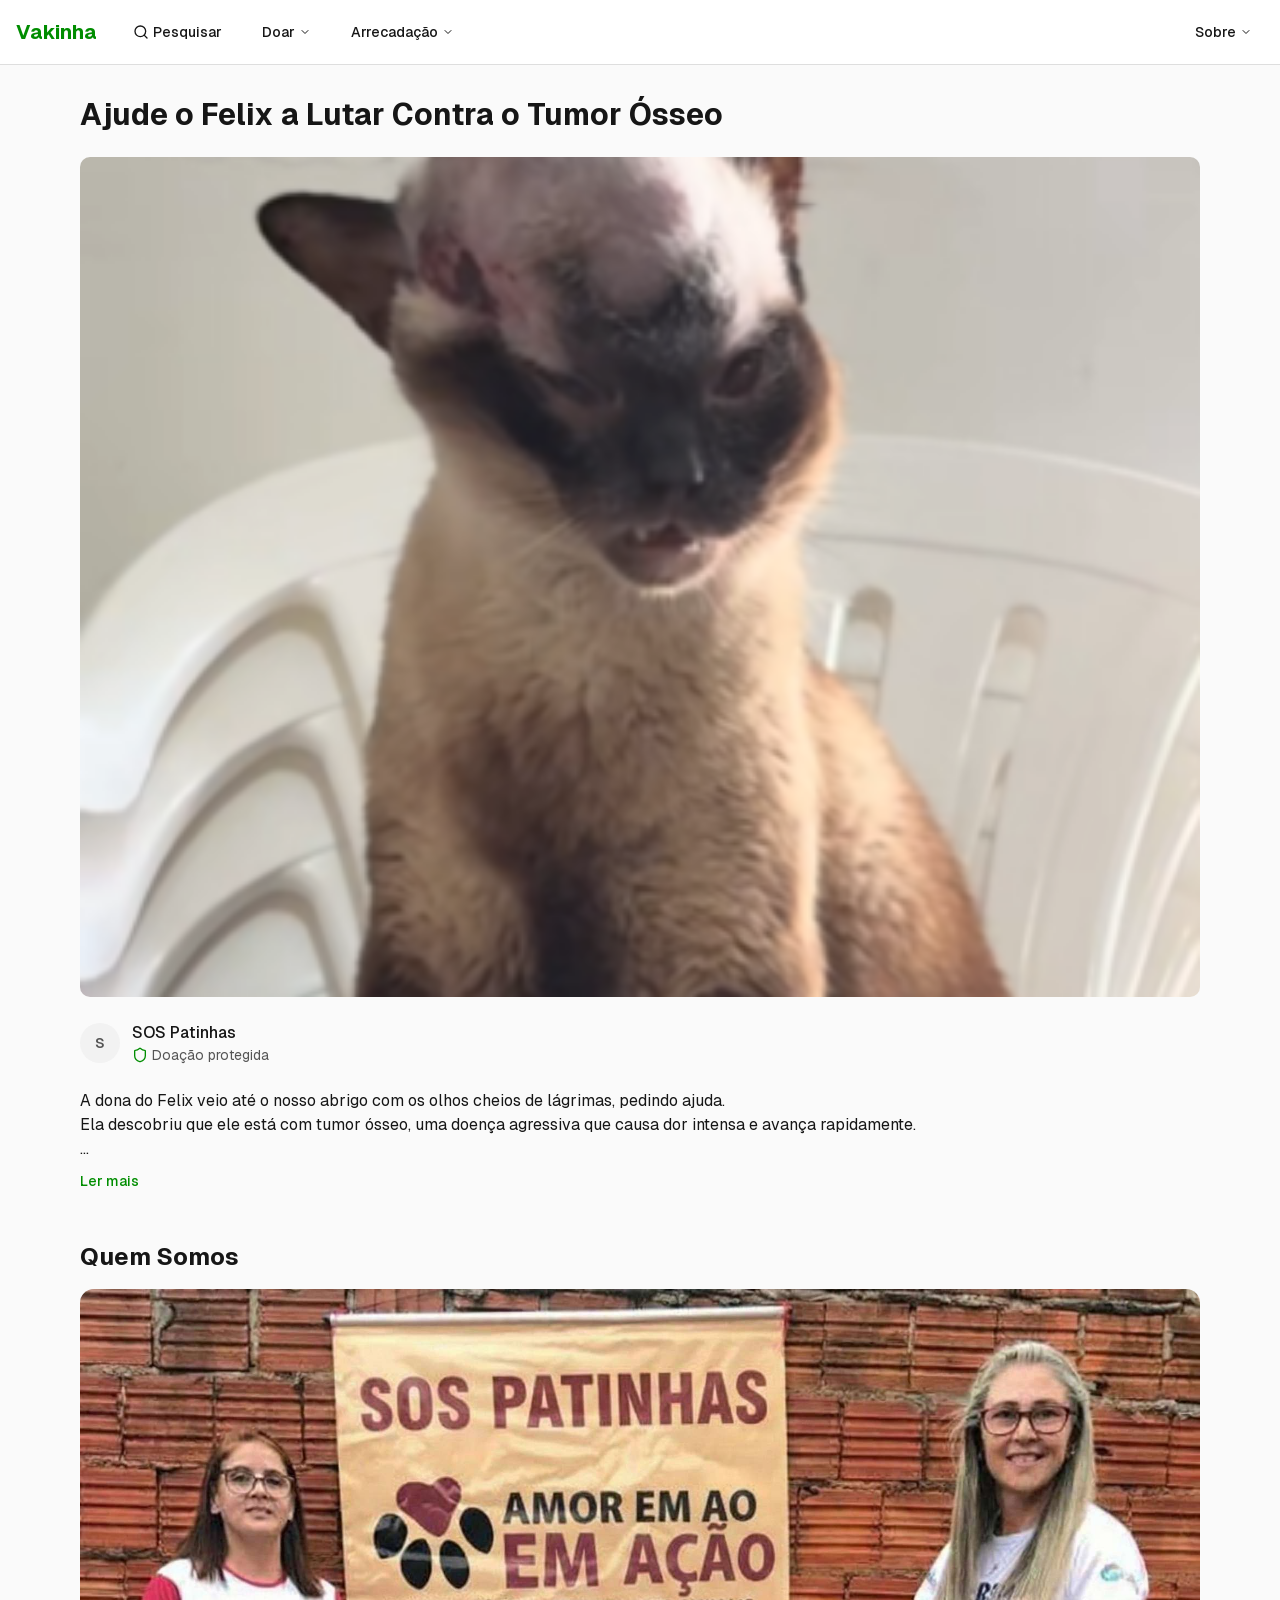
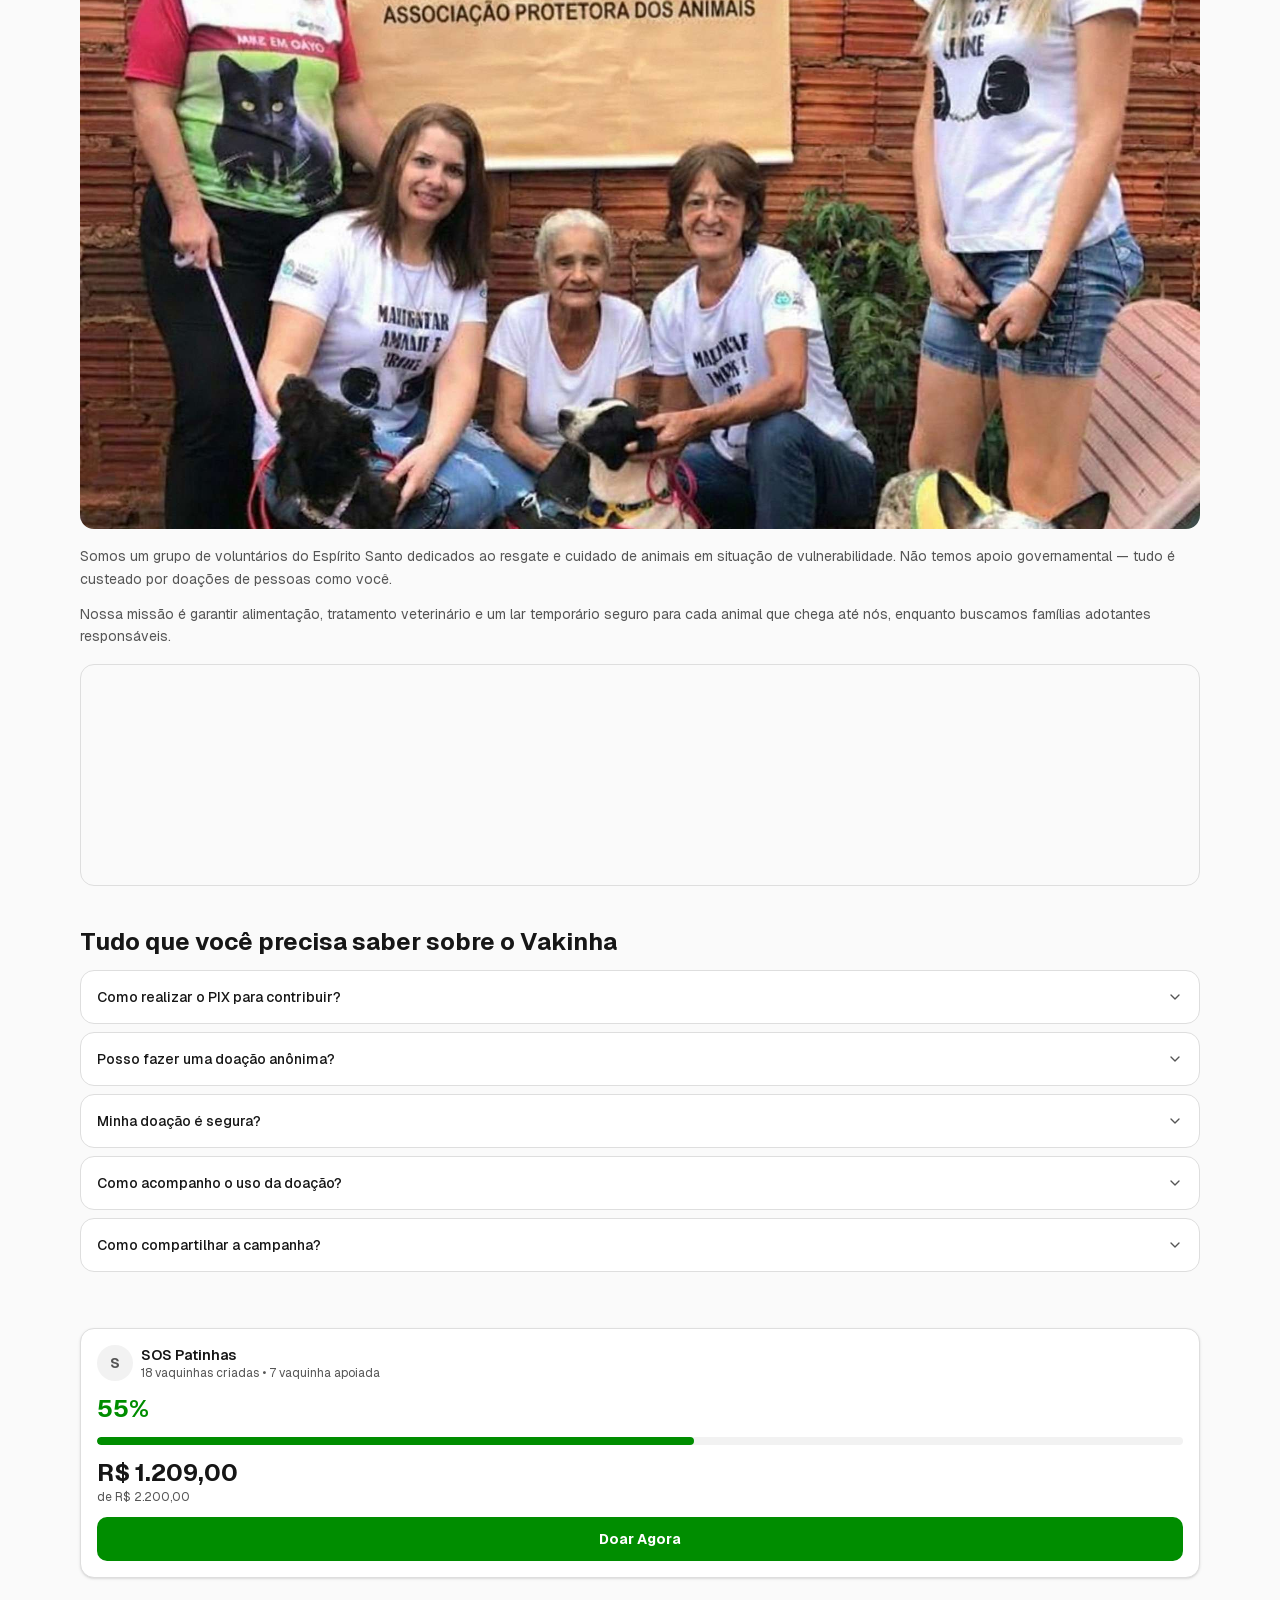
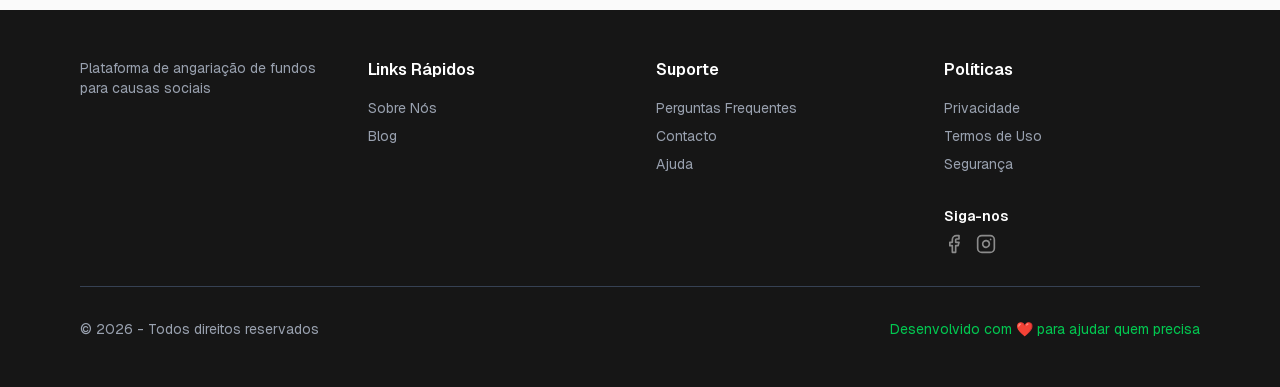
<file: index.html>
<!DOCTYPE html>
<html lang="pt-BR">
<head>
  <meta charset="utf-8">
  <meta name="viewport" content="width=device-width, initial-scale=1">
  <title>Ajuda Solidária - Campanhas de Arrecadação</title>
  <meta name="description" content="Plataforma de crowdfunding para ajudar quem precisa. Crie ou doe para campanhas solidárias.">
  <link rel="preload" as="image" href="https://i.ibb.co/TMd6Ykqr/Captura-de-tela-2026-03-04-005339.png">
  <link rel="stylesheet" href="css/8a80e7184ad3a13f.css">
  <link rel="stylesheet" href="css/8cd5c12398362956.css">
  <link rel="icon" href="images/icon-light-32x32.png" media="(prefers-color-scheme: light)">
  <link rel="icon" href="images/icon-dark-32x32.png" media="(prefers-color-scheme: dark)">
  <link rel="icon" href="images/icon.svg" type="image/svg+xml">
  <link rel="apple-touch-icon" href="images/apple-icon.png">
</head>
<body class="font-sans antialiased flex flex-col min-h-screen overflow-x-hidden">

<div class="flex-1">
  <div class="min-h-screen bg-background lg:pb-0">

    <!-- HEADER -->
    <header class="border-b border-border bg-card">
      <div class="mx-auto flex h-16 max-w-7xl items-center justify-between px-4">
        <div class="flex items-center gap-6">
          <div class="flex items-center gap-2">
            <span class="text-xl font-bold text-primary">Vakinha</span>
          </div>
          <nav class="hidden items-center gap-4 md:flex">
            <button class="inline-flex items-center justify-center whitespace-nowrap text-sm font-medium hover:bg-accent hover:text-accent-foreground h-8 rounded-md px-3 gap-1 text-foreground">
              <svg xmlns="http://www.w3.org/2000/svg" width="24" height="24" viewBox="0 0 24 24" fill="none" stroke="currentColor" stroke-width="2" stroke-linecap="round" stroke-linejoin="round" class="lucide lucide-search h-4 w-4"><circle cx="11" cy="11" r="8"></circle><path d="m21 21-4.3-4.3"></path></svg>
              Pesquisar
            </button>
            <button class="inline-flex items-center justify-center whitespace-nowrap text-sm font-medium hover:bg-accent hover:text-accent-foreground h-8 rounded-md px-3 gap-1 text-foreground">
              Doar
              <svg xmlns="http://www.w3.org/2000/svg" width="24" height="24" viewBox="0 0 24 24" fill="none" stroke="currentColor" stroke-width="2" stroke-linecap="round" stroke-linejoin="round" class="lucide lucide-chevron-down h-3 w-3"><path d="m6 9 6 6 6-6"></path></svg>
            </button>
            <button class="inline-flex items-center justify-center whitespace-nowrap text-sm font-medium hover:bg-accent hover:text-accent-foreground h-8 rounded-md px-3 gap-1 text-foreground">
              Arrecadação
              <svg xmlns="http://www.w3.org/2000/svg" width="24" height="24" viewBox="0 0 24 24" fill="none" stroke="currentColor" stroke-width="2" stroke-linecap="round" stroke-linejoin="round" class="lucide lucide-chevron-down h-3 w-3"><path d="m6 9 6 6 6-6"></path></svg>
            </button>
          </nav>
        </div>
        <div class="flex items-center gap-3">
          <button class="hidden items-center justify-center whitespace-nowrap text-sm font-medium hover:bg-accent hover:text-accent-foreground h-8 rounded-md px-3 gap-1 text-foreground md:flex">
            Sobre
            <svg xmlns="http://www.w3.org/2000/svg" width="24" height="24" viewBox="0 0 24 24" fill="none" stroke="currentColor" stroke-width="2" stroke-linecap="round" stroke-linejoin="round" class="lucide lucide-chevron-down h-3 w-3"><path d="m6 9 6 6 6-6"></path></svg>
          </button>
        </div>
      </div>
    </header>

    <!-- MAIN -->
    <main class="mx-auto max-w-6xl px-4 py-8">
      <h1 class="mb-6 text-2xl font-bold text-foreground md:text-3xl">Ajude o Felix a Lutar Contra o Tumor Ósseo</h1>

      <div class="grid gap-8 lg:grid-cols-[1fr,320px]">

        <!-- CARD DESKTOP -->
        <div class="hidden lg:block order-last">
          <div class="sticky top-4">
            <div class="rounded-xl border border-border bg-card shadow-sm p-4 space-y-3">
              <div class="flex items-center gap-2">
                <div class="h-9 w-9 rounded-full overflow-hidden bg-muted flex items-center justify-center flex-shrink-0">
                  <span class="text-sm font-bold text-muted-foreground">S</span>
                </div>
                <div class="min-w-0">
                  <p class="font-semibold text-sm text-foreground truncate">SOS Patinhas</p>
                  <p class="text-xs text-muted-foreground">18 vaquinhas criadas • 7 vaquinha apoiada</p>
                </div>
              </div>
              <div class="text-2xl font-bold" style="color:#008D00">55%</div>
              <div class="h-2 w-full rounded-full bg-muted overflow-hidden">
                <div class="h-full rounded-full transition-all" style="width:55%;background-color:#008D00"></div>
              </div>
              <div>
                <p class="text-2xl font-bold text-foreground">R$ 1.209,00</p>
                <p class="text-xs text-muted-foreground">de R$ 2.200,00</p>
              </div>
              <!-- BOTÃO DESKTOP DOAR AGORA -->
              <a class="block" href="campanha/index.html">
                <button class="w-full rounded-lg py-3 text-sm font-bold text-white transition-opacity hover:opacity-90" style="background-color:#008D00">Doar Agora</button>
              </a>
            </div>
          </div>
        </div>

        <div class="space-y-6">

          <!-- IMAGEM -->
          <div class="space-y-3">
            <div class="relative aspect-[4/3] w-full overflow-hidden rounded-lg">
              <img alt="Ajude o Felix a Lutar Contra o Tumor Ósseo" class="object-cover w-full h-full" src="images/Captura-de-tela-2026-03-04-005339.png">
            </div>
          </div>

          <!-- CARD MOBILE -->
          <div class="lg:hidden">
            <div class="rounded-xl border border-border bg-card shadow-sm p-4 space-y-3">
              <div class="flex items-center gap-2">
                <div class="h-9 w-9 rounded-full overflow-hidden bg-muted flex items-center justify-center flex-shrink-0">
                  <span class="text-sm font-bold text-muted-foreground">S</span>
                </div>
                <div class="min-w-0">
                  <p class="font-semibold text-sm text-foreground truncate">SOS Patinhas</p>
                  <p class="text-xs text-muted-foreground">18 vaquinhas criadas • 7 vaquinha apoiada</p>
                </div>
              </div>
              <div class="text-2xl font-bold" style="color:#008D00">55%</div>
              <div class="h-2 w-full rounded-full bg-muted overflow-hidden">
                <div class="h-full rounded-full transition-all" style="width:55%;background-color:#008D00"></div>
              </div>
              <div>
                <p class="text-2xl font-bold text-foreground">R$ 1.209,00</p>
                <p class="text-xs text-muted-foreground">de R$ 2.200,00</p>
              </div>
              <!-- BOTÃO MOBILE DOAR AGORA -->
              <a class="block" href="campanha/index.html">
                <button class="w-full rounded-lg py-3 text-sm font-bold text-white transition-opacity hover:opacity-90" style="background-color:#008D00">Doar Agora</button>
              </a>
            </div>
          </div>

          <!-- ORGANIZADOR -->
          <div class="flex items-center gap-3">
            <div class="flex h-10 w-10 items-center justify-center rounded-full bg-muted text-sm font-semibold text-muted-foreground">S</div>
            <div>
              <p class="font-medium text-foreground">SOS Patinhas</p>
              <p class="flex items-center gap-1 text-sm text-muted-foreground">
                <svg xmlns="http://www.w3.org/2000/svg" width="24" height="24" viewBox="0 0 24 24" fill="none" stroke="currentColor" stroke-width="2" stroke-linecap="round" stroke-linejoin="round" class="lucide lucide-shield h-4 w-4 text-primary"><path d="M20 13c0 5-3.5 7.5-7.66 8.95a1 1 0 0 1-.67-.01C7.5 20.5 4 18 4 13V6a1 1 0 0 1 1-1c2 0 4.5-1.2 6.24-2.72a1.17 1.17 0 0 1 1.52 0C14.51 3.81 17 5 19 5a1 1 0 0 1 1 1z"></path></svg>
                Doação protegida
              </p>
            </div>
          </div>

          <!-- DESCRIÇÃO -->
          <div class="space-y-2">
            <div class="prose prose-sm max-w-none">
              <div class="whitespace-pre-wrap text-foreground" id="descricao" style="display:-webkit-box;-webkit-line-clamp:3;-webkit-box-orient:vertical;overflow:hidden;">A dona do Felix veio até o nosso abrigo com os olhos cheios de lágrimas, pedindo ajuda.
Ela descobriu que ele está com tumor ósseo, uma doença agressiva que causa dor intensa e avança rapidamente.

Ela ama o Felix, mas não tem condições de arcar sozinha com os custos do tratamento.

Nos últimos dias, ele tem sentido mais dor. Caminhar ficou difícil. Levantar exige esforço. E cada consulta veterinária traz novos exames, medicamentos e procedimentos urgentes para tentar controlar o avanço da doença.

O tratamento precisa começar imediatamente.
E os custos são altos.

Estamos unindo forças para dar ao Felix uma chance real de continuar lutando. Mas precisamos da sua ajuda.

Cada contribuição, não importa o valor, faz diferença direta:

✔ Exames
✔ Medicamentos
✔ Controle da dor
✔ Acompanhamento veterinário

O Felix não é apenas um gato. Ele é família. Ele confia na gente.

Se você puder contribuir, estará ajudando a aliviar a dor dele e dando esperança a uma tutora que só quer ver seu companheiro bem novamente.

Se não puder doar, compartilhe.
O tempo é decisivo quando falamos de tumor ósseo.

Vamos lutar pelo Felix juntos. 🐾💛</div>
            </div>
            <button onclick="var d=document.getElementById('descricao');var btn=this;if(d.style.webkitLineClamp=='3'){d.style.webkitLineClamp='unset';d.style.overflow='visible';btn.innerHTML='<span>Ler menos</span>';}else{d.style.webkitLineClamp='3';d.style.overflow='hidden';btn.innerHTML='<span>Ler mais</span>';}" class="inline-flex items-center gap-2 text-sm font-medium text-primary hover:text-primary/80 transition-colors">
              <span>Ler mais</span>
            </button>
          </div>

          <!-- QUEM SOMOS -->
          <div class="space-y-10 py-6">
            <section class="space-y-4">
              <h2 class="text-2xl font-bold text-foreground">Quem Somos</h2>
              <div class="relative w-full rounded-xl overflow-hidden" style="aspect-ratio:4/3">
                <img alt="Voluntárias do grupo SOS Patinhas com cães resgatados" class="object-cover object-top w-full h-full" src="images/quem-somos-brasil.jpg">
              </div>
              <div class="space-y-3 text-sm leading-relaxed text-muted-foreground">
                <p>Somos um grupo de voluntários do Espírito Santo dedicados ao resgate e cuidado de animais em situação de vulnerabilidade. Não temos apoio governamental — tudo é custeado por doações de pessoas como você.</p>
                <p>Nossa missão é garantir alimentação, tratamento veterinário e um lar temporário seguro para cada animal que chega até nós, enquanto buscamos famílias adotantes responsáveis.</p>
              </div>
              <div class="rounded-xl overflow-hidden border border-border">
                <iframe src="https://www.google.com/maps/embed?pb=!1m18!1m12!1m3!1d3738.3472893072635!2d-40.345816!3d-20.450924399999998!2m3!1f0!2f0!3f0!3m2!1i1024!2i768!4f13.1!3m3!1m2!1s0xb8407c52a4b25b%3A0xd049429a9a130b52!2sAnimais%20CarentesES!5e0!3m2!1spt-BR!2sbr!4v1772502508782!5m2!1spt-BR!2sbr" width="100%" height="220" style="border:0;display:block" loading="lazy" referrerpolicy="no-referrer-when-downgrade" title="Nossa localização"></iframe>
              </div>
            </section>

            <!-- FAQ -->
            <section class="space-y-3">
              <h2 class="text-2xl font-bold text-foreground">Tudo que você precisa saber sobre o Vakinha</h2>
              <div class="space-y-2">
                <div class="rounded-xl border border-border bg-card overflow-hidden">
                  <button onclick="toggleFaq(this)" class="w-full flex items-center justify-between gap-3 px-4 py-4 text-left text-sm font-medium text-foreground hover:bg-muted/40 transition-colors">
                    <span>Como realizar o PIX para contribuir?</span>
                    <svg xmlns="http://www.w3.org/2000/svg" width="24" height="24" viewBox="0 0 24 24" fill="none" stroke="currentColor" stroke-width="2" stroke-linecap="round" stroke-linejoin="round" class="h-4 w-4 flex-shrink-0 text-muted-foreground transition-transform"><path d="m6 9 6 6 6-6"></path></svg>
                  </button>
                  <div class="faq-content hidden border-t border-border px-4 py-3 text-sm text-muted-foreground leading-relaxed bg-muted/20">
                    Clique no botão "Quero Ajudar" e copie o código Pix no seu banco e finalize o pagamento.
                  </div>
                </div>
                <div class="rounded-xl border border-border bg-card overflow-hidden">
                  <button onclick="toggleFaq(this)" class="w-full flex items-center justify-between gap-3 px-4 py-4 text-left text-sm font-medium text-foreground hover:bg-muted/40 transition-colors">
                    <span>Posso fazer uma doação anônima?</span>
                    <svg xmlns="http://www.w3.org/2000/svg" width="24" height="24" viewBox="0 0 24 24" fill="none" stroke="currentColor" stroke-width="2" stroke-linecap="round" stroke-linejoin="round" class="h-4 w-4 flex-shrink-0 text-muted-foreground transition-transform"><path d="m6 9 6 6 6-6"></path></svg>
                  </button>
                  <div class="faq-content hidden border-t border-border px-4 py-3 text-sm text-muted-foreground leading-relaxed bg-muted/20">
                    Sim! Ao realizar a doação você pode optar por não exibir seu nome publicamente.
                  </div>
                </div>
                <div class="rounded-xl border border-border bg-card overflow-hidden">
                  <button onclick="toggleFaq(this)" class="w-full flex items-center justify-between gap-3 px-4 py-4 text-left text-sm font-medium text-foreground hover:bg-muted/40 transition-colors">
                    <span>Minha doação é segura?</span>
                    <svg xmlns="http://www.w3.org/2000/svg" width="24" height="24" viewBox="0 0 24 24" fill="none" stroke="currentColor" stroke-width="2" stroke-linecap="round" stroke-linejoin="round" class="h-4 w-4 flex-shrink-0 text-muted-foreground transition-transform"><path d="m6 9 6 6 6-6"></path></svg>
                  </button>
                  <div class="faq-content hidden border-t border-border px-4 py-3 text-sm text-muted-foreground leading-relaxed bg-muted/20">
                    Sim! Todas as doações são protegidas e processadas com segurança.
                  </div>
                </div>
                <div class="rounded-xl border border-border bg-card overflow-hidden">
                  <button onclick="toggleFaq(this)" class="w-full flex items-center justify-between gap-3 px-4 py-4 text-left text-sm font-medium text-foreground hover:bg-muted/40 transition-colors">
                    <span>Como acompanho o uso da doação?</span>
                    <svg xmlns="http://www.w3.org/2000/svg" width="24" height="24" viewBox="0 0 24 24" fill="none" stroke="currentColor" stroke-width="2" stroke-linecap="round" stroke-linejoin="round" class="h-4 w-4 flex-shrink-0 text-muted-foreground transition-transform"><path d="m6 9 6 6 6-6"></path></svg>
                  </button>
                  <div class="faq-content hidden border-t border-border px-4 py-3 text-sm text-muted-foreground leading-relaxed bg-muted/20">
                    O organizador publica atualizações na página da campanha com o uso dos recursos.
                  </div>
                </div>
                <div class="rounded-xl border border-border bg-card overflow-hidden">
                  <button onclick="toggleFaq(this)" class="w-full flex items-center justify-between gap-3 px-4 py-4 text-left text-sm font-medium text-foreground hover:bg-muted/40 transition-colors">
                    <span>Como compartilhar a campanha?</span>
                    <svg xmlns="http://www.w3.org/2000/svg" width="24" height="24" viewBox="0 0 24 24" fill="none" stroke="currentColor" stroke-width="2" stroke-linecap="round" stroke-linejoin="round" class="h-4 w-4 flex-shrink-0 text-muted-foreground transition-transform"><path d="m6 9 6 6 6-6"></path></svg>
                  </button>
                  <div class="faq-content hidden border-t border-border px-4 py-3 text-sm text-muted-foreground leading-relaxed bg-muted/20">
                    Clique no botão "Compartilhar" e escolha a rede social ou copie o link.
                  </div>
                </div>
              </div>
            </section>
          </div>

        </div>
      </div>
    </main>

    <!-- BARRA MOBILE FIXA -->
    <div class="fixed bottom-0 left-0 right-0 z-40 lg:hidden border-t border-border bg-card p-4 shadow-lg">
      <div class="space-y-3">
        <div class="flex items-center gap-2 rounded-full bg-primary/10 px-3 py-1.5 w-fit">
          <svg xmlns="http://www.w3.org/2000/svg" width="24" height="24" viewBox="0 0 24 24" fill="none" stroke="currentColor" stroke-width="2" stroke-linecap="round" stroke-linejoin="round" class="lucide lucide-shield h-4 w-4 text-primary"><path d="M20 13c0 5-3.5 7.5-7.66 8.95a1 1 0 0 1-.67-.01C7.5 20.5 4 18 4 13V6a1 1 0 0 1 1-1c2 0 4.5-1.2 6.24-2.72a1.17 1.17 0 0 1 1.52 0C14.51 3.81 17 5 19 5a1 1 0 0 1 1 1z"></path></svg>
          <span class="text-xs font-semibold text-primary">Doação protegida</span>
        </div>
        <div class="space-y-2">
          <!-- BOTÃO MOBILE QUERO AJUDAR -->
          <a class="block w-full" href="campanha/index.html">
            <button class="inline-flex items-center justify-center gap-2 whitespace-nowrap text-sm font-medium h-10 rounded-md px-6 w-full text-white hover:opacity-90 transition-all" style="background-color:#008D00">Quero Ajudar</button>
          </a>
          <button class="inline-flex items-center justify-center gap-2 whitespace-nowrap text-sm font-medium border h-10 rounded-md px-6 w-full bg-transparent">
            <svg xmlns="http://www.w3.org/2000/svg" width="24" height="24" viewBox="0 0 24 24" fill="none" stroke="currentColor" stroke-width="2" stroke-linecap="round" stroke-linejoin="round" class="lucide lucide-share2 mr-2 h-4 w-4"><circle cx="18" cy="5" r="3"></circle><circle cx="6" cy="12" r="3"></circle><circle cx="18" cy="19" r="3"></circle><line x1="8.59" x2="15.42" y1="13.51" y2="17.49"></line><line x1="15.41" x2="8.59" y1="6.51" y2="10.49"></line></svg>
            Compartilhar
          </button>
        </div>
      </div>
    </div>

  </div>
</div>

<!-- FOOTER -->
<footer class="bg-foreground text-white">
  <div class="mx-auto max-w-6xl px-4 py-12">
    <div class="grid gap-8 md:grid-cols-4">
      <div class="space-y-4">
        <p class="text-sm text-gray-400">Plataforma de angariação de fundos para causas sociais</p>
      </div>
      <div class="space-y-4">
        <h3 class="font-semibold">Links Rápidos</h3>
        <ul class="space-y-2 text-sm text-gray-400">
          <li><span class="cursor-default">Sobre Nós</span></li>
          <li><span class="cursor-default">Blog</span></li>
        </ul>
      </div>
      <div class="space-y-4">
        <h3 class="font-semibold">Suporte</h3>
        <ul class="space-y-2 text-sm text-gray-400">
          <li><span class="cursor-default">Perguntas Frequentes</span></li>
          <li><span class="cursor-default">Contacto</span></li>
          <li><span class="cursor-default">Ajuda</span></li>
        </ul>
      </div>
      <div class="space-y-4">
        <h3 class="font-semibold">Políticas</h3>
        <ul class="space-y-2 text-sm text-gray-400">
          <li><span class="cursor-default">Privacidade</span></li>
          <li><span class="cursor-default">Termos de Uso</span></li>
          <li><span class="cursor-default">Segurança</span></li>
        </ul>
        <div class="pt-4 space-y-2">
          <p class="text-sm font-semibold">Siga-nos</p>
          <div class="flex gap-3">
            <span class="cursor-default opacity-50">
              <svg xmlns="http://www.w3.org/2000/svg" width="24" height="24" viewBox="0 0 24 24" fill="none" stroke="currentColor" stroke-width="2" stroke-linecap="round" stroke-linejoin="round" class="h-5 w-5"><path d="M18 2h-3a5 5 0 0 0-5 5v3H7v4h3v8h4v-8h3l1-4h-4V7a1 1 0 0 1 1-1h3z"></path></svg>
            </span>
            <span class="cursor-default opacity-50">
              <svg xmlns="http://www.w3.org/2000/svg" width="24" height="24" viewBox="0 0 24 24" fill="none" stroke="currentColor" stroke-width="2" stroke-linecap="round" stroke-linejoin="round" class="h-5 w-5"><rect width="20" height="20" x="2" y="2" rx="5" ry="5"></rect><path d="M16 11.37A4 4 0 1 1 12.63 8 4 4 0 0 1 16 11.37z"></path><line x1="17.5" x2="17.51" y1="6.5" y2="6.5"></line></svg>
            </span>
          </div>
        </div>
      </div>
    </div>
    <div class="mt-8 border-t border-gray-700"></div>
    <div class="mt-8 flex flex-col gap-4 text-sm text-gray-400 md:flex-row md:items-center md:justify-between">
      <p>© 2026 - Todos direitos reservados</p>
      <p class="text-green-500">Desenvolvido com ❤️ para ajudar quem precisa</p>
    </div>
  </div>
</footer>

<script>
  function toggleFaq(btn) {
    var content = btn.nextElementSibling;
    var icon = btn.querySelector('svg');
    if (content.classList.contains('hidden')) {
      content.classList.remove('hidden');
      icon.style.transform = 'rotate(180deg)';
    } else {
      content.classList.add('hidden');
      icon.style.transform = 'rotate(0deg)';
    }
  }
</script>

</body>
</html>
</file>
<file: css/8a80e7184ad3a13f.css>
@font-face{font-family:Geist;font-style:normal;font-weight:100 900;font-display:swap;src:url(../fonts/8a480f0b521d4e75-s.8e0177b5.woff2)format("woff2");unicode-range:U+301,U+400-45F,U+490-491,U+4B0-4B1,U+2116}@font-face{font-family:Geist;font-style:normal;font-weight:100 900;font-display:swap;src:url(../fonts/7178b3e590c64307-s.b97b3418.woff2)format("woff2");unicode-range:U+100-2BA,U+2BD-2C5,U+2C7-2CC,U+2CE-2D7,U+2DD-2FF,U+304,U+308,U+329,U+1D00-1DBF,U+1E00-1E9F,U+1EF2-1EFF,U+2020,U+20A0-20AB,U+20AD-20C0,U+2113,U+2C60-2C7F,U+A720-A7FF}@font-face{font-family:Geist;font-style:normal;font-weight:100 900;font-display:swap;src:url(../fonts/caa3a2e1cccd8315-s.p.853070df.woff2)format("woff2");unicode-range:U+??,U+131,U+152-153,U+2BB-2BC,U+2C6,U+2DA,U+2DC,U+304,U+308,U+329,U+2000-206F,U+20AC,U+2122,U+2191,U+2193,U+2212,U+2215,U+FEFF,U+FFFD}@font-face{font-family:Geist Fallback;src:local(Arial);ascent-override:95.94%;descent-override:28.16%;line-gap-override:0.0%;size-adjust:104.76%}.geist_a7695b8e-module__Entzca__className{font-family:Geist,Geist Fallback;font-style:normal}
@font-face{font-family:Geist Mono;font-style:normal;font-weight:100 900;font-display:swap;src:url(../fonts/4fa387ec64143e14-s.c1fdd6c2.woff2)format("woff2");unicode-range:U+301,U+400-45F,U+490-491,U+4B0-4B1,U+2116}@font-face{font-family:Geist Mono;font-style:normal;font-weight:100 900;font-display:swap;src:url(../fonts/bbc41e54d2fcbd21-s.799d8ef8.woff2)format("woff2");unicode-range:U+100-2BA,U+2BD-2C5,U+2C7-2CC,U+2CE-2D7,U+2DD-2FF,U+304,U+308,U+329,U+1D00-1DBF,U+1E00-1E9F,U+1EF2-1EFF,U+2020,U+20A0-20AB,U+20AD-20C0,U+2113,U+2C60-2C7F,U+A720-A7FF}@font-face{font-family:Geist Mono;font-style:normal;font-weight:100 900;font-display:swap;src:url(../fonts/797e433ab948586e-s.p.dbea232f.woff2)format("woff2");unicode-range:U+??,U+131,U+152-153,U+2BB-2BC,U+2C6,U+2DA,U+2DC,U+304,U+308,U+329,U+2000-206F,U+20AC,U+2122,U+2191,U+2193,U+2212,U+2215,U+FEFF,U+FFFD}@font-face{font-family:Geist Mono Fallback;src:local(Arial);ascent-override:74.67%;descent-override:21.92%;line-gap-override:0.0%;size-adjust:134.59%}.geist_mono_354fc78-module__zrY5Sa__className{font-family:Geist Mono,Geist Mono Fallback;font-style:normal}
</file>
<file: css/8cd5c12398362956.css>
@layer properties{@supports (((-webkit-hyphens:none)) and (not (margin-trim:inline))) or ((-moz-orient:inline) and (not (color:rgb(from red r g b)))){*,:before,:after,::backdrop{--tw-translate-x:0;--tw-translate-y:0;--tw-translate-z:0;--tw-scale-x:1;--tw-scale-y:1;--tw-scale-z:1;--tw-rotate-x:initial;--tw-rotate-y:initial;--tw-rotate-z:initial;--tw-skew-x:initial;--tw-skew-y:initial;--tw-space-y-reverse:0;--tw-space-x-reverse:0;--tw-divide-y-reverse:0;--tw-border-style:solid;--tw-gradient-position:initial;--tw-gradient-from:#0000;--tw-gradient-via:#0000;--tw-gradient-to:#0000;--tw-gradient-stops:initial;--tw-gradient-via-stops:initial;--tw-gradient-from-position:0%;--tw-gradient-via-position:50%;--tw-gradient-to-position:100%;--tw-leading:initial;--tw-font-weight:initial;--tw-tracking:initial;--tw-ordinal:initial;--tw-slashed-zero:initial;--tw-numeric-figure:initial;--tw-numeric-spacing:initial;--tw-numeric-fraction:initial;--tw-shadow:0 0 #0000;--tw-shadow-color:initial;--tw-shadow-alpha:100%;--tw-inset-shadow:0 0 #0000;--tw-inset-shadow-color:initial;--tw-inset-shadow-alpha:100%;--tw-ring-color:initial;--tw-ring-shadow:0 0 #0000;--tw-inset-ring-color:initial;--tw-inset-ring-shadow:0 0 #0000;--tw-ring-inset:initial;--tw-ring-offset-width:0px;--tw-ring-offset-color:#fff;--tw-ring-offset-shadow:0 0 #0000;--tw-outline-style:solid;--tw-blur:initial;--tw-brightness:initial;--tw-contrast:initial;--tw-grayscale:initial;--tw-hue-rotate:initial;--tw-invert:initial;--tw-opacity:initial;--tw-saturate:initial;--tw-sepia:initial;--tw-drop-shadow:initial;--tw-drop-shadow-color:initial;--tw-drop-shadow-alpha:100%;--tw-drop-shadow-size:initial;--tw-duration:initial;--tw-ease:initial;--tw-content:""}}}@layer theme{:root,:host{--color-red-50:#fef2f2;--color-red-300:#ffa3a3;--color-red-400:#ff6568;--color-red-500:#fb2c36;--color-red-600:#e40014;--color-orange-50:#fff7ed;--color-orange-200:#ffd7a8;--color-orange-500:#fe6e00;--color-orange-600:#f05100;--color-amber-50:#fffbeb;--color-amber-100:#fef3c6;--color-amber-200:#fee685;--color-amber-400:#fcbb00;--color-amber-700:#b75000;--color-amber-800:#953d00;--color-amber-900:#7b3306;--color-amber-950:#461901;--color-yellow-500:#edb200;--color-green-50:#f0fdf4;--color-green-100:#dcfce7;--color-green-200:#b9f8cf;--color-green-400:#05df72;--color-green-500:#00c758;--color-green-600:#00a544;--color-green-700:#008138;--color-green-800:#016630;--color-teal-50:#f0fdfa;--color-teal-200:#96f7e4;--color-teal-700:#00776e;--color-blue-50:#eff6ff;--color-blue-200:#bedbff;--color-blue-400:#54a2ff;--color-blue-500:#3080ff;--color-blue-600:#155dfc;--color-blue-700:#1447e6;--color-blue-800:#193cb8;--color-blue-900:#1c398e;--color-indigo-500:#625fff;--color-purple-500:#ac4bff;--color-pink-500:#f6339a;--color-pink-600:#e30076;--color-gray-50:#f9fafb;--color-gray-100:#f3f4f6;--color-gray-200:#e5e7eb;--color-gray-300:#d1d5dc;--color-gray-400:#99a1af;--color-gray-500:#6a7282;--color-gray-600:#4a5565;--color-gray-700:#364153;--color-gray-800:#1e2939;--color-gray-900:#101828;--color-black:#000;--color-white:#fff;--spacing:.25rem;--container-sm:24rem;--container-md:28rem;--container-lg:32rem;--container-xl:36rem;--container-2xl:42rem;--container-4xl:56rem;--container-6xl:72rem;--container-7xl:80rem;--text-xs:.75rem;--text-xs--line-height:calc(1/.75);--text-sm:.875rem;--text-sm--line-height:calc(1.25/.875);--text-base:1rem;--text-base--line-height:calc(1.5/1);--text-lg:1.125rem;--text-lg--line-height:calc(1.75/1.125);--text-xl:1.25rem;--text-xl--line-height:calc(1.75/1.25);--text-2xl:1.5rem;--text-2xl--line-height:calc(2/1.5);--text-3xl:1.875rem;--text-3xl--line-height:calc(2.25/1.875);--text-4xl:2.25rem;--text-4xl--line-height:calc(2.5/2.25);--font-weight-normal:400;--font-weight-medium:500;--font-weight-semibold:600;--font-weight-bold:700;--font-weight-extrabold:800;--tracking-tight:-.025em;--tracking-wide:.025em;--tracking-widest:.1em;--leading-tight:1.25;--leading-snug:1.375;--leading-normal:1.5;--leading-relaxed:1.625;--radius-xs:.125rem;--radius-2xl:1rem;--ease-in-out:cubic-bezier(.4,0,.2,1);--animate-spin:spin 1s linear infinite;--animate-pulse:pulse 2s cubic-bezier(.4,0,.6,1)infinite;--animate-bounce:bounce 1s infinite;--blur-2xl:40px;--aspect-video:16/9;--default-transition-duration:.15s;--default-transition-timing-function:cubic-bezier(.4,0,.2,1);--default-font-family:"Geist","Geist Fallback";--default-mono-font-family:"Geist Mono","Geist Mono Fallback";--color-border:var(--border)}@supports (color:lab(0% 0 0)){:root,:host{--color-red-50:lab(96.5005% 4.18508 1.52328);--color-red-300:lab(76.5514% 36.422 15.5335);--color-red-400:lab(63.7053% 60.745 31.3109);--color-red-500:lab(55.4814% 75.0732 48.8528);--color-red-600:lab(48.4493% 77.4328 61.5452);--color-orange-50:lab(97.7008% 1.53735 5.90649);--color-orange-200:lab(88.4871% 9.94918 28.8378);--color-orange-500:lab(64.272% 57.1788 90.3583);--color-orange-600:lab(57.1026% 64.2584 89.8886);--color-amber-50:lab(98.6252% -.635922 8.42309);--color-amber-100:lab(95.916% -1.21653 23.111);--color-amber-200:lab(91.7203% -.505269 49.9084);--color-amber-400:lab(80.1641% 16.6016 99.2089);--color-amber-700:lab(47.2709% 42.9082 69.2966);--color-amber-800:lab(37.8822% 37.1699 52.2718);--color-amber-900:lab(31.2288% 30.2627 40.0378);--color-amber-950:lab(15.8111% 20.9107 23.3752);--color-yellow-500:lab(76.3898% 14.5258 98.4589);--color-green-50:lab(98.1563% -5.60117 2.75915);--color-green-100:lab(96.1861% -13.8464 6.52365);--color-green-200:lab(92.4222% -26.4702 12.9427);--color-green-400:lab(78.503% -64.9265 39.7492);--color-green-500:lab(70.5521% -66.5147 45.8073);--color-green-600:lab(59.0978% -58.6621 41.2579);--color-green-700:lab(47.0329% -47.0239 31.4788);--color-green-800:lab(37.4616% -36.7971 22.9692);--color-teal-50:lab(98.3189% -4.74921 -.111711);--color-teal-200:lab(90.7612% -33.1343 -.542295);--color-teal-700:lab(44.4134% -33.1436 -4.22149);--color-blue-50:lab(96.492% -1.14644 -5.11479);--color-blue-200:lab(86.15% -4.04379 -21.0797);--color-blue-400:lab(65.0361% -1.42065 -56.9802);--color-blue-500:lab(54.1736% 13.3369 -74.6839);--color-blue-600:lab(44.0605% 29.0279 -86.0352);--color-blue-700:lab(36.9089% 35.0961 -85.6872);--color-blue-800:lab(30.2514% 27.7853 -70.2699);--color-blue-900:lab(26.1542% 15.7545 -51.5504);--color-indigo-500:lab(48.295% 38.3129 -81.9673);--color-purple-500:lab(52.0183% 66.11 -78.2316);--color-pink-500:lab(56.9303% 76.8162 -8.07021);--color-pink-600:lab(49.5493% 79.8381 2.31768);--color-gray-50:lab(98.2596% -.247031 -.706708);--color-gray-100:lab(96.1596% -.0823438 -1.13575);--color-gray-200:lab(91.6229% -.159115 -2.26791);--color-gray-300:lab(85.1236% -.612259 -3.7138);--color-gray-400:lab(65.9269% -.832707 -8.17473);--color-gray-500:lab(47.7841% -.393182 -10.0268);--color-gray-600:lab(35.6337% -1.58697 -10.8425);--color-gray-700:lab(27.1134% -.956401 -12.3224);--color-gray-800:lab(16.1051% -1.18239 -11.7533);--color-gray-900:lab(8.11897% .811279 -12.254)}}}@layer base{*,:after,:before,::backdrop{box-sizing:border-box;border:0 solid;margin:0;padding:0}::file-selector-button{box-sizing:border-box;border:0 solid;margin:0;padding:0}html,:host{-webkit-text-size-adjust:100%;tab-size:4;line-height:1.5;font-family:var(--default-font-family,ui-sans-serif,system-ui,sans-serif,"Apple Color Emoji","Segoe UI Emoji","Segoe UI Symbol","Noto Color Emoji");font-feature-settings:var(--default-font-feature-settings,normal);font-variation-settings:var(--default-font-variation-settings,normal);-webkit-tap-highlight-color:transparent}hr{height:0;color:inherit;border-top-width:1px}abbr:where([title]){-webkit-text-decoration:underline dotted;text-decoration:underline dotted}h1,h2,h3,h4,h5,h6{font-size:inherit;font-weight:inherit}a{color:inherit;-webkit-text-decoration:inherit;-webkit-text-decoration:inherit;-webkit-text-decoration:inherit;-webkit-text-decoration:inherit;text-decoration:inherit}b,strong{font-weight:bolder}code,kbd,samp,pre{font-family:var(--default-mono-font-family,ui-monospace,SFMono-Regular,Menlo,Monaco,Consolas,"Liberation Mono","Courier New",monospace);font-feature-settings:var(--default-mono-font-feature-settings,normal);font-variation-settings:var(--default-mono-font-variation-settings,normal);font-size:1em}small{font-size:80%}sub,sup{vertical-align:baseline;font-size:75%;line-height:0;position:relative}sub{bottom:-.25em}sup{top:-.5em}table{text-indent:0;border-color:inherit;border-collapse:collapse}:-moz-focusring{outline:auto}progress{vertical-align:baseline}summary{display:list-item}ol,ul,menu{list-style:none}img,svg,video,canvas,audio,iframe,embed,object{vertical-align:middle;display:block}img,video{max-width:100%;height:auto}button,input,select,optgroup,textarea{font:inherit;font-feature-settings:inherit;font-variation-settings:inherit;letter-spacing:inherit;color:inherit;opacity:1;background-color:#0000;border-radius:0}::file-selector-button{font:inherit;font-feature-settings:inherit;font-variation-settings:inherit;letter-spacing:inherit;color:inherit;opacity:1;background-color:#0000;border-radius:0}:where(select:is([multiple],[size])) optgroup{font-weight:bolder}:where(select:is([multiple],[size])) optgroup option{padding-inline-start:20px}::file-selector-button{margin-inline-end:4px}::placeholder{opacity:1}@supports (not ((-webkit-appearance:-apple-pay-button))) or (contain-intrinsic-size:1px){::placeholder{color:currentColor}@supports (color:color-mix(in lab, red, red)){::placeholder{color:color-mix(in oklab,currentcolor 50%,transparent)}}}textarea{resize:vertical}::-webkit-search-decoration{-webkit-appearance:none}::-webkit-date-and-time-value{min-height:1lh;text-align:inherit}::-webkit-datetime-edit{display:inline-flex}::-webkit-datetime-edit-fields-wrapper{padding:0}::-webkit-datetime-edit{padding-block:0}::-webkit-datetime-edit-year-field{padding-block:0}::-webkit-datetime-edit-month-field{padding-block:0}::-webkit-datetime-edit-day-field{padding-block:0}::-webkit-datetime-edit-hour-field{padding-block:0}::-webkit-datetime-edit-minute-field{padding-block:0}::-webkit-datetime-edit-second-field{padding-block:0}::-webkit-datetime-edit-millisecond-field{padding-block:0}::-webkit-datetime-edit-meridiem-field{padding-block:0}::-webkit-calendar-picker-indicator{line-height:1}:-moz-ui-invalid{box-shadow:none}button,input:where([type=button],[type=reset],[type=submit]){appearance:button}::file-selector-button{appearance:button}::-webkit-inner-spin-button{height:auto}::-webkit-outer-spin-button{height:auto}[hidden]:where(:not([hidden=until-found])){display:none!important}*{border-color:var(--border);outline-color:var(--ring)}@supports (color:color-mix(in lab, red, red)){*{outline-color:color-mix(in oklab,var(--ring)50%,transparent)}}html,body{background-color:var(--background);color:var(--foreground);max-width:100vw;overflow-x:hidden}}@layer components;@layer utilities{.\@container\/card-header{container:card-header/inline-size}.\@container\/field-group{container:field-group/inline-size}.pointer-events-auto{pointer-events:auto}.pointer-events-none{pointer-events:none}.invisible{visibility:hidden}.visible{visibility:visible}.sr-only{clip-path:inset(50%);white-space:nowrap;border-width:0;width:1px;height:1px;margin:-1px;padding:0;position:absolute;overflow:hidden}.absolute{position:absolute}.fixed{position:fixed}.relative{position:relative}.sticky{position:sticky}.inset-0{inset:calc(var(--spacing)*0)}.inset-x-0{inset-inline:calc(var(--spacing)*0)}.inset-y-0{inset-block:calc(var(--spacing)*0)}.start{inset-inline-start:var(--spacing)}.-top-2{top:calc(var(--spacing)*-2)}.-top-12{top:calc(var(--spacing)*-12)}.top-0{top:calc(var(--spacing)*0)}.top-1\.5{top:calc(var(--spacing)*1.5)}.top-1\/2{top:50%}.top-2{top:calc(var(--spacing)*2)}.top-3\.5{top:calc(var(--spacing)*3.5)}.top-4{top:calc(var(--spacing)*4)}.top-\[1px\]{top:1px}.top-\[50\%\]{top:50%}.top-\[60\%\]{top:60%}.top-full{top:100%}.-right-12{right:calc(var(--spacing)*-12)}.right-0{right:calc(var(--spacing)*0)}.right-1{right:calc(var(--spacing)*1)}.right-2{right:calc(var(--spacing)*2)}.right-3{right:calc(var(--spacing)*3)}.right-4{right:calc(var(--spacing)*4)}.right-16{right:calc(var(--spacing)*16)}.-bottom-12{bottom:calc(var(--spacing)*-12)}.bottom-0{bottom:calc(var(--spacing)*0)}.bottom-4{bottom:calc(var(--spacing)*4)}.-left-12{left:calc(var(--spacing)*-12)}.left-0{left:calc(var(--spacing)*0)}.left-1\/2{left:50%}.left-2{left:calc(var(--spacing)*2)}.left-3{left:calc(var(--spacing)*3)}.left-\[50\%\]{left:50%}.isolate{isolation:isolate}.z-10{z-index:10}.z-20{z-index:20}.z-40{z-index:40}.z-50{z-index:50}.z-\[1\]{z-index:1}.z-\[100\]{z-index:100}.order-first{order:-9999}.order-last{order:9999}.col-start-2{grid-column-start:2}.row-span-2{grid-row:span 2/span 2}.row-start-1{grid-row-start:1}.\!m-0{margin:calc(var(--spacing)*0)!important}.-mx-1{margin-inline:calc(var(--spacing)*-1)}.mx-2{margin-inline:calc(var(--spacing)*2)}.mx-3\.5{margin-inline:calc(var(--spacing)*3.5)}.mx-auto{margin-inline:auto}.-my-2{margin-block:calc(var(--spacing)*-2)}.my-0{margin-block:calc(var(--spacing)*0)}.my-0\.5{margin-block:calc(var(--spacing)*.5)}.my-1{margin-block:calc(var(--spacing)*1)}.-mt-4{margin-top:calc(var(--spacing)*-4)}.mt-0\.5{margin-top:calc(var(--spacing)*.5)}.mt-1{margin-top:calc(var(--spacing)*1)}.mt-1\.5{margin-top:calc(var(--spacing)*1.5)}.mt-2{margin-top:calc(var(--spacing)*2)}.mt-3{margin-top:calc(var(--spacing)*3)}.mt-4{margin-top:calc(var(--spacing)*4)}.mt-6{margin-top:calc(var(--spacing)*6)}.mt-8{margin-top:calc(var(--spacing)*8)}.mt-12{margin-top:calc(var(--spacing)*12)}.mt-auto{margin-top:auto}.mr-1{margin-right:calc(var(--spacing)*1)}.mr-2{margin-right:calc(var(--spacing)*2)}.mb-1{margin-bottom:calc(var(--spacing)*1)}.mb-2{margin-bottom:calc(var(--spacing)*2)}.mb-3{margin-bottom:calc(var(--spacing)*3)}.mb-4{margin-bottom:calc(var(--spacing)*4)}.mb-6{margin-bottom:calc(var(--spacing)*6)}.mb-8{margin-bottom:calc(var(--spacing)*8)}.mb-12{margin-bottom:calc(var(--spacing)*12)}.-ml-4{margin-left:calc(var(--spacing)*-4)}.ml-1{margin-left:calc(var(--spacing)*1)}.ml-2{margin-left:calc(var(--spacing)*2)}.ml-4{margin-left:calc(var(--spacing)*4)}.ml-7{margin-left:calc(var(--spacing)*7)}.ml-auto{margin-left:auto}.line-clamp-1{-webkit-line-clamp:1;-webkit-box-orient:vertical;display:-webkit-box;overflow:hidden}.line-clamp-2{-webkit-line-clamp:2;-webkit-box-orient:vertical;display:-webkit-box;overflow:hidden}.block{display:block}.flex{display:flex}.grid{display:grid}.hidden{display:none}.inline{display:inline}.inline-block{display:inline-block}.inline-flex{display:inline-flex}.table{display:table}.table-caption{display:table-caption}.table-cell{display:table-cell}.table-row{display:table-row}.field-sizing-content{field-sizing:content}.aspect-\[4\/3\]{aspect-ratio:4/3}.aspect-square{aspect-ratio:1}.aspect-video{aspect-ratio:var(--aspect-video)}.size-\(--cell-size\){width:var(--cell-size);height:var(--cell-size)}.size-2{width:calc(var(--spacing)*2);height:calc(var(--spacing)*2)}.size-2\.5{width:calc(var(--spacing)*2.5);height:calc(var(--spacing)*2.5)}.size-3{width:calc(var(--spacing)*3);height:calc(var(--spacing)*3)}.size-3\.5{width:calc(var(--spacing)*3.5);height:calc(var(--spacing)*3.5)}.size-4{width:calc(var(--spacing)*4);height:calc(var(--spacing)*4)}.size-6{width:calc(var(--spacing)*6);height:calc(var(--spacing)*6)}.size-7{width:calc(var(--spacing)*7);height:calc(var(--spacing)*7)}.size-8{width:calc(var(--spacing)*8);height:calc(var(--spacing)*8)}.size-9{width:calc(var(--spacing)*9);height:calc(var(--spacing)*9)}.size-10{width:calc(var(--spacing)*10);height:calc(var(--spacing)*10)}.size-auto{width:auto;height:auto}.size-full{width:100%;height:100%}.h-\(--cell-size\){height:var(--cell-size)}.h-1\.5{height:calc(var(--spacing)*1.5)}.h-2{height:calc(var(--spacing)*2)}.h-2\.5{height:calc(var(--spacing)*2.5)}.h-3{height:calc(var(--spacing)*3)}.h-3\.5{height:calc(var(--spacing)*3.5)}.h-4{height:calc(var(--spacing)*4)}.h-5{height:calc(var(--spacing)*5)}.h-6{height:calc(var(--spacing)*6)}.h-7{height:calc(var(--spacing)*7)}.h-8{height:calc(var(--spacing)*8)}.h-9{height:calc(var(--spacing)*9)}.h-10{height:calc(var(--spacing)*10)}.h-11{height:calc(var(--spacing)*11)}.h-12{height:calc(var(--spacing)*12)}.h-14{height:calc(var(--spacing)*14)}.h-16{height:calc(var(--spacing)*16)}.h-24{height:calc(var(--spacing)*24)}.h-52{height:calc(var(--spacing)*52)}.h-\[1\.15rem\]{height:1.15rem}.h-\[72px\]{height:72px}.h-\[calc\(100\%-1px\)\]{height:calc(100% - 1px)}.h-\[var\(--radix-navigation-menu-viewport-height\)\]{height:var(--radix-navigation-menu-viewport-height)}.h-\[var\(--radix-select-trigger-height\)\]{height:var(--radix-select-trigger-height)}.h-auto{height:auto}.h-full{height:100%}.h-px{height:1px}.h-svh{height:100svh}.max-h-\(--radix-context-menu-content-available-height\){max-height:var(--radix-context-menu-content-available-height)}.max-h-\(--radix-dropdown-menu-content-available-height\){max-height:var(--radix-dropdown-menu-content-available-height)}.max-h-\(--radix-select-content-available-height\){max-height:var(--radix-select-content-available-height)}.max-h-\[90vh\]{max-height:90vh}.max-h-\[300px\]{max-height:300px}.max-h-screen{max-height:100vh}.min-h-0{min-height:calc(var(--spacing)*0)}.min-h-4{min-height:calc(var(--spacing)*4)}.min-h-16{min-height:calc(var(--spacing)*16)}.min-h-screen{min-height:100vh}.min-h-svh{min-height:100svh}.w-\(--cell-size\){width:var(--cell-size)}.w-\(--sidebar-width\){width:var(--sidebar-width)}.w-0{width:calc(var(--spacing)*0)}.w-1{width:calc(var(--spacing)*1)}.w-2{width:calc(var(--spacing)*2)}.w-2\.5{width:calc(var(--spacing)*2.5)}.w-3{width:calc(var(--spacing)*3)}.w-3\.5{width:calc(var(--spacing)*3.5)}.w-3\/4{width:75%}.w-4{width:calc(var(--spacing)*4)}.w-5{width:calc(var(--spacing)*5)}.w-6{width:calc(var(--spacing)*6)}.w-7{width:calc(var(--spacing)*7)}.w-8{width:calc(var(--spacing)*8)}.w-9{width:calc(var(--spacing)*9)}.w-10{width:calc(var(--spacing)*10)}.w-12{width:calc(var(--spacing)*12)}.w-16{width:calc(var(--spacing)*16)}.w-24{width:calc(var(--spacing)*24)}.w-52{width:calc(var(--spacing)*52)}.w-64{width:calc(var(--spacing)*64)}.w-72{width:calc(var(--spacing)*72)}.w-\[100px\]{width:100px}.w-auto{width:auto}.w-fit{width:fit-content}.w-full{width:100%}.w-max{width:max-content}.w-px{width:1px}.max-w-\(--skeleton-width\){max-width:var(--skeleton-width)}.max-w-2xl{max-width:var(--container-2xl)}.max-w-4xl{max-width:var(--container-4xl)}.max-w-6xl{max-width:var(--container-6xl)}.max-w-7xl{max-width:var(--container-7xl)}.max-w-\[120px\]{max-width:120px}.max-w-\[calc\(100\%-2rem\)\]{max-width:calc(100% - 2rem)}.max-w-lg{max-width:var(--container-lg)}.max-w-max{max-width:max-content}.max-w-md{max-width:var(--container-md)}.max-w-none{max-width:none}.max-w-sm{max-width:var(--container-sm)}.max-w-xl{max-width:var(--container-xl)}.min-w-\(--cell-size\){min-width:var(--cell-size)}.min-w-0{min-width:calc(var(--spacing)*0)}.min-w-5{min-width:calc(var(--spacing)*5)}.min-w-8{min-width:calc(var(--spacing)*8)}.min-w-9{min-width:calc(var(--spacing)*9)}.min-w-10{min-width:calc(var(--spacing)*10)}.min-w-\[8rem\]{min-width:8rem}.min-w-\[12rem\]{min-width:12rem}.min-w-\[var\(--radix-select-trigger-width\)\]{min-width:var(--radix-select-trigger-width)}.flex-1{flex:1}.flex-shrink-0,.shrink-0{flex-shrink:0}.grow{flex-grow:1}.grow-0{flex-grow:0}.basis-full{flex-basis:100%}.caption-bottom{caption-side:bottom}.border-collapse{border-collapse:collapse}.origin-\(--radix-context-menu-content-transform-origin\){transform-origin:var(--radix-context-menu-content-transform-origin)}.origin-\(--radix-dropdown-menu-content-transform-origin\){transform-origin:var(--radix-dropdown-menu-content-transform-origin)}.origin-\(--radix-hover-card-content-transform-origin\){transform-origin:var(--radix-hover-card-content-transform-origin)}.origin-\(--radix-menubar-content-transform-origin\){transform-origin:var(--radix-menubar-content-transform-origin)}.origin-\(--radix-popover-content-transform-origin\){transform-origin:var(--radix-popover-content-transform-origin)}.origin-\(--radix-select-content-transform-origin\){transform-origin:var(--radix-select-content-transform-origin)}.origin-\(--radix-tooltip-content-transform-origin\){transform-origin:var(--radix-tooltip-content-transform-origin)}.-translate-x-1\/2{--tw-translate-x:calc(calc(1/2*100%)*-1);translate:var(--tw-translate-x)var(--tw-translate-y)}.-translate-x-px{--tw-translate-x:-1px;translate:var(--tw-translate-x)var(--tw-translate-y)}.translate-x-\[-50\%\]{--tw-translate-x:-50%;translate:var(--tw-translate-x)var(--tw-translate-y)}.translate-x-px{--tw-translate-x:1px;translate:var(--tw-translate-x)var(--tw-translate-y)}.-translate-y-1\/2{--tw-translate-y:calc(calc(1/2*100%)*-1);translate:var(--tw-translate-x)var(--tw-translate-y)}.-translate-y-px{--tw-translate-y:-1px;translate:var(--tw-translate-x)var(--tw-translate-y)}.translate-y-0\.5{--tw-translate-y:calc(var(--spacing)*.5);translate:var(--tw-translate-x)var(--tw-translate-y)}.translate-y-\[-50\%\]{--tw-translate-y:-50%;translate:var(--tw-translate-x)var(--tw-translate-y)}.translate-y-\[calc\(-50\%_-_2px\)\]{--tw-translate-y:calc(-50% - 2px);translate:var(--tw-translate-x)var(--tw-translate-y)}.scale-95{--tw-scale-x:95%;--tw-scale-y:95%;--tw-scale-z:95%;scale:var(--tw-scale-x)var(--tw-scale-y)}.-rotate-90{rotate:-90deg}.rotate-45{rotate:45deg}.rotate-90{rotate:90deg}.rotate-180{rotate:180deg}.transform{transform:var(--tw-rotate-x,)var(--tw-rotate-y,)var(--tw-rotate-z,)var(--tw-skew-x,)var(--tw-skew-y,)}.animate-bounce{animation:var(--animate-bounce)}.animate-pulse{animation:var(--animate-pulse)}.animate-spin{animation:var(--animate-spin)}.cursor-default{cursor:default}.cursor-not-allowed{cursor:not-allowed}.cursor-pointer{cursor:pointer}.cursor-text{cursor:text}.touch-none{touch-action:none}.resize-none{resize:none}.scroll-my-1{scroll-margin-block:calc(var(--spacing)*1)}.scroll-py-1{scroll-padding-block:calc(var(--spacing)*1)}.list-disc{list-style-type:disc}.list-none{list-style-type:none}.auto-rows-min{grid-auto-rows:min-content}.grid-cols-1{grid-template-columns:repeat(1,minmax(0,1fr))}.grid-cols-2{grid-template-columns:repeat(2,minmax(0,1fr))}.grid-cols-\[0_1fr\]{grid-template-columns:0 1fr}.grid-rows-\[auto_auto\]{grid-template-rows:auto auto}.flex-col{flex-direction:column}.flex-col-reverse{flex-direction:column-reverse}.flex-row{flex-direction:row}.flex-wrap{flex-wrap:wrap}.items-baseline{align-items:baseline}.items-center{align-items:center}.items-end{align-items:flex-end}.items-start{align-items:flex-start}.items-stretch{align-items:stretch}.justify-between{justify-content:space-between}.justify-center{justify-content:center}.justify-end{justify-content:flex-end}.justify-start{justify-content:flex-start}.justify-items-start{justify-items:start}.gap-0\.5{gap:calc(var(--spacing)*.5)}.gap-1{gap:calc(var(--spacing)*1)}.gap-1\.5{gap:calc(var(--spacing)*1.5)}.gap-2{gap:calc(var(--spacing)*2)}.gap-2\.5{gap:calc(var(--spacing)*2.5)}.gap-3{gap:calc(var(--spacing)*3)}.gap-4{gap:calc(var(--spacing)*4)}.gap-6{gap:calc(var(--spacing)*6)}.gap-7{gap:calc(var(--spacing)*7)}.gap-8{gap:calc(var(--spacing)*8)}:where(.space-y-1>:not(:last-child)){--tw-space-y-reverse:0;margin-block-start:calc(calc(var(--spacing)*1)*var(--tw-space-y-reverse));margin-block-end:calc(calc(var(--spacing)*1)*calc(1 - var(--tw-space-y-reverse)))}:where(.space-y-2>:not(:last-child)){--tw-space-y-reverse:0;margin-block-start:calc(calc(var(--spacing)*2)*var(--tw-space-y-reverse));margin-block-end:calc(calc(var(--spacing)*2)*calc(1 - var(--tw-space-y-reverse)))}:where(.space-y-3>:not(:last-child)){--tw-space-y-reverse:0;margin-block-start:calc(calc(var(--spacing)*3)*var(--tw-space-y-reverse));margin-block-end:calc(calc(var(--spacing)*3)*calc(1 - var(--tw-space-y-reverse)))}:where(.space-y-4>:not(:last-child)){--tw-space-y-reverse:0;margin-block-start:calc(calc(var(--spacing)*4)*var(--tw-space-y-reverse));margin-block-end:calc(calc(var(--spacing)*4)*calc(1 - var(--tw-space-y-reverse)))}:where(.space-y-5>:not(:last-child)){--tw-space-y-reverse:0;margin-block-start:calc(calc(var(--spacing)*5)*var(--tw-space-y-reverse));margin-block-end:calc(calc(var(--spacing)*5)*calc(1 - var(--tw-space-y-reverse)))}:where(.space-y-6>:not(:last-child)){--tw-space-y-reverse:0;margin-block-start:calc(calc(var(--spacing)*6)*var(--tw-space-y-reverse));margin-block-end:calc(calc(var(--spacing)*6)*calc(1 - var(--tw-space-y-reverse)))}:where(.space-y-8>:not(:last-child)){--tw-space-y-reverse:0;margin-block-start:calc(calc(var(--spacing)*8)*var(--tw-space-y-reverse));margin-block-end:calc(calc(var(--spacing)*8)*calc(1 - var(--tw-space-y-reverse)))}:where(.space-y-10>:not(:last-child)){--tw-space-y-reverse:0;margin-block-start:calc(calc(var(--spacing)*10)*var(--tw-space-y-reverse));margin-block-end:calc(calc(var(--spacing)*10)*calc(1 - var(--tw-space-y-reverse)))}:where(.space-x-4>:not(:last-child)){--tw-space-x-reverse:0;margin-inline-start:calc(calc(var(--spacing)*4)*var(--tw-space-x-reverse));margin-inline-end:calc(calc(var(--spacing)*4)*calc(1 - var(--tw-space-x-reverse)))}.gap-y-0\.5{row-gap:calc(var(--spacing)*.5)}:where(.divide-y>:not(:last-child)){--tw-divide-y-reverse:0;border-bottom-style:var(--tw-border-style);border-top-style:var(--tw-border-style);border-top-width:calc(1px*var(--tw-divide-y-reverse));border-bottom-width:calc(1px*calc(1 - var(--tw-divide-y-reverse)))}:where(.divide-border>:not(:last-child)){border-color:var(--border)}.self-start{align-self:flex-start}.self-stretch{align-self:stretch}.justify-self-end{justify-self:flex-end}.truncate{text-overflow:ellipsis;white-space:nowrap;overflow:hidden}.overflow-auto{overflow:auto}.overflow-hidden{overflow:hidden}.overflow-x-auto{overflow-x:auto}.overflow-x-hidden{overflow-x:hidden}.overflow-y-auto{overflow-y:auto}.rounded{border-radius:.25rem}.rounded-2xl{border-radius:var(--radius-2xl)}.rounded-\[2px\]{border-radius:2px}.rounded-\[4px\]{border-radius:4px}.rounded-\[calc\(var\(--radius\)-5px\)\]{border-radius:calc(var(--radius) - 5px)}.rounded-\[inherit\]{border-radius:inherit}.rounded-full{border-radius:3.40282e38px}.rounded-lg{border-radius:var(--radius)}.rounded-md{border-radius:calc(var(--radius) - 2px)}.rounded-none{border-radius:0}.rounded-sm{border-radius:calc(var(--radius) - 4px)}.rounded-xl{border-radius:calc(var(--radius) + 4px)}.rounded-xs{border-radius:var(--radius-xs)}.rounded-l-md{border-top-left-radius:calc(var(--radius) - 2px);border-bottom-left-radius:calc(var(--radius) - 2px)}.rounded-tl-sm{border-top-left-radius:calc(var(--radius) - 4px)}.rounded-r-md{border-top-right-radius:calc(var(--radius) - 2px);border-bottom-right-radius:calc(var(--radius) - 2px)}.border{border-style:var(--tw-border-style);border-width:1px}.border-0{border-style:var(--tw-border-style);border-width:0}.border-2{border-style:var(--tw-border-style);border-width:2px}.border-\[1\.5px\]{border-style:var(--tw-border-style);border-width:1.5px}.border-y{border-block-style:var(--tw-border-style);border-block-width:1px}.border-t{border-top-style:var(--tw-border-style);border-top-width:1px}.border-r{border-right-style:var(--tw-border-style);border-right-width:1px}.border-b{border-bottom-style:var(--tw-border-style);border-bottom-width:1px}.border-l{border-left-style:var(--tw-border-style);border-left-width:1px}.border-l-4{border-left-style:var(--tw-border-style);border-left-width:4px}.border-dashed{--tw-border-style:dashed;border-style:dashed}.border-\(--color-border\){border-color:var(--color-border)}.border-amber-200{border-color:var(--color-amber-200)}.border-amber-400{border-color:var(--color-amber-400)}.border-blue-200{border-color:var(--color-blue-200)}.border-blue-400{border-color:var(--color-blue-400)}.border-border,.border-border\/50{border-color:var(--border)}@supports (color:color-mix(in lab, red, red)){.border-border\/50{border-color:color-mix(in oklab,var(--border)50%,transparent)}}.border-destructive{border-color:var(--destructive)}.border-gray-200{border-color:var(--color-gray-200)}.border-gray-300{border-color:var(--color-gray-300)}.border-gray-600{border-color:var(--color-gray-600)}.border-gray-700{border-color:var(--color-gray-700)}.border-green-200{border-color:var(--color-green-200)}.border-green-500{border-color:var(--color-green-500)}.border-green-600{border-color:var(--color-green-600)}.border-input{border-color:var(--input)}.border-orange-200{border-color:var(--color-orange-200)}.border-primary,.border-primary\/20{border-color:var(--primary)}@supports (color:color-mix(in lab, red, red)){.border-primary\/20{border-color:color-mix(in oklab,var(--primary)20%,transparent)}}.border-primary\/30{border-color:var(--primary)}@supports (color:color-mix(in lab, red, red)){.border-primary\/30{border-color:color-mix(in oklab,var(--primary)30%,transparent)}}.border-red-300{border-color:var(--color-red-300)}.border-sidebar-border{border-color:var(--sidebar-border)}.border-teal-200{border-color:var(--color-teal-200)}.border-transparent{border-color:#0000}.border-t-transparent{border-top-color:#0000}.border-l-transparent{border-left-color:#0000}.bg-\(--color-bg\){background-color:var(--color-bg)}.bg-accent{background-color:var(--accent)}.bg-amber-50{background-color:var(--color-amber-50)}.bg-background{background-color:var(--background)}.bg-black\/50{background-color:#00000080}@supports (color:color-mix(in lab, red, red)){.bg-black\/50{background-color:color-mix(in oklab,var(--color-black)50%,transparent)}}.bg-black\/60{background-color:#0009}@supports (color:color-mix(in lab, red, red)){.bg-black\/60{background-color:color-mix(in oklab,var(--color-black)60%,transparent)}}.bg-black\/70{background-color:#000000b3}@supports (color:color-mix(in lab, red, red)){.bg-black\/70{background-color:color-mix(in oklab,var(--color-black)70%,transparent)}}.bg-blue-50{background-color:var(--color-blue-50)}.bg-blue-500{background-color:var(--color-blue-500)}.bg-border{background-color:var(--border)}.bg-card,.bg-card\/90{background-color:var(--card)}@supports (color:color-mix(in lab, red, red)){.bg-card\/90{background-color:color-mix(in oklab,var(--card)90%,transparent)}}.bg-destructive{background-color:var(--destructive)}.bg-foreground{background-color:var(--foreground)}.bg-gray-50{background-color:var(--color-gray-50)}.bg-gray-200{background-color:var(--color-gray-200)}.bg-gray-300{background-color:var(--color-gray-300)}.bg-gray-400{background-color:var(--color-gray-400)}.bg-gray-500{background-color:var(--color-gray-500)}.bg-gray-800{background-color:var(--color-gray-800)}.bg-gray-900{background-color:var(--color-gray-900)}.bg-green-50{background-color:var(--color-green-50)}.bg-green-100{background-color:var(--color-green-100)}.bg-green-500{background-color:var(--color-green-500)}.bg-green-600{background-color:var(--color-green-600)}.bg-green-700{background-color:var(--color-green-700)}.bg-indigo-500{background-color:var(--color-indigo-500)}.bg-input{background-color:var(--input)}.bg-muted{background-color:var(--muted)}.bg-muted-foreground\/30{background-color:var(--muted-foreground)}@supports (color:color-mix(in lab, red, red)){.bg-muted-foreground\/30{background-color:color-mix(in oklab,var(--muted-foreground)30%,transparent)}}.bg-muted\/20{background-color:var(--muted)}@supports (color:color-mix(in lab, red, red)){.bg-muted\/20{background-color:color-mix(in oklab,var(--muted)20%,transparent)}}.bg-muted\/30{background-color:var(--muted)}@supports (color:color-mix(in lab, red, red)){.bg-muted\/30{background-color:color-mix(in oklab,var(--muted)30%,transparent)}}.bg-muted\/50{background-color:var(--muted)}@supports (color:color-mix(in lab, red, red)){.bg-muted\/50{background-color:color-mix(in oklab,var(--muted)50%,transparent)}}.bg-orange-50{background-color:var(--color-orange-50)}.bg-orange-500{background-color:var(--color-orange-500)}.bg-pink-500{background-color:var(--color-pink-500)}.bg-pink-600{background-color:var(--color-pink-600)}.bg-popover{background-color:var(--popover)}.bg-primary,.bg-primary\/5{background-color:var(--primary)}@supports (color:color-mix(in lab, red, red)){.bg-primary\/5{background-color:color-mix(in oklab,var(--primary)5%,transparent)}}.bg-primary\/10{background-color:var(--primary)}@supports (color:color-mix(in lab, red, red)){.bg-primary\/10{background-color:color-mix(in oklab,var(--primary)10%,transparent)}}.bg-primary\/20{background-color:var(--primary)}@supports (color:color-mix(in lab, red, red)){.bg-primary\/20{background-color:color-mix(in oklab,var(--primary)20%,transparent)}}.bg-purple-500{background-color:var(--color-purple-500)}.bg-red-50{background-color:var(--color-red-50)}.bg-red-500{background-color:var(--color-red-500)}.bg-secondary{background-color:var(--secondary)}.bg-sidebar{background-color:var(--sidebar)}.bg-sidebar-border{background-color:var(--sidebar-border)}.bg-teal-50{background-color:var(--color-teal-50)}.bg-transparent{background-color:#0000}.bg-white{background-color:var(--color-white)}.bg-yellow-500{background-color:var(--color-yellow-500)}.bg-gradient-to-b{--tw-gradient-position:to bottom in oklab;background-image:linear-gradient(var(--tw-gradient-stops))}.from-green-50{--tw-gradient-from:var(--color-green-50);--tw-gradient-stops:var(--tw-gradient-via-stops,var(--tw-gradient-position),var(--tw-gradient-from)var(--tw-gradient-from-position),var(--tw-gradient-to)var(--tw-gradient-to-position))}.to-white{--tw-gradient-to:var(--color-white);--tw-gradient-stops:var(--tw-gradient-via-stops,var(--tw-gradient-position),var(--tw-gradient-from)var(--tw-gradient-from-position),var(--tw-gradient-to)var(--tw-gradient-to-position))}.fill-current{fill:currentColor}.fill-foreground{fill:var(--foreground)}.fill-green-400{fill:var(--color-green-400)}.fill-primary{fill:var(--primary)}.object-cover{object-fit:cover}.object-top{object-position:top}.p-0{padding:calc(var(--spacing)*0)}.p-1{padding:calc(var(--spacing)*1)}.p-2{padding:calc(var(--spacing)*2)}.p-3{padding:calc(var(--spacing)*3)}.p-4{padding:calc(var(--spacing)*4)}.p-6{padding:calc(var(--spacing)*6)}.p-8{padding:calc(var(--spacing)*8)}.p-12{padding:calc(var(--spacing)*12)}.p-\[3px\]{padding:3px}.p-px{padding:1px}.px-\(--cell-size\){padding-inline:var(--cell-size)}.px-1{padding-inline:calc(var(--spacing)*1)}.px-1\.5{padding-inline:calc(var(--spacing)*1.5)}.px-2{padding-inline:calc(var(--spacing)*2)}.px-2\.5{padding-inline:calc(var(--spacing)*2.5)}.px-3{padding-inline:calc(var(--spacing)*3)}.px-4{padding-inline:calc(var(--spacing)*4)}.px-5{padding-inline:calc(var(--spacing)*5)}.px-6{padding-inline:calc(var(--spacing)*6)}.py-0\.5{padding-block:calc(var(--spacing)*.5)}.py-1{padding-block:calc(var(--spacing)*1)}.py-1\.5{padding-block:calc(var(--spacing)*1.5)}.py-2{padding-block:calc(var(--spacing)*2)}.py-2\.5{padding-block:calc(var(--spacing)*2.5)}.py-3{padding-block:calc(var(--spacing)*3)}.py-3\.5{padding-block:calc(var(--spacing)*3.5)}.py-4{padding-block:calc(var(--spacing)*4)}.py-6{padding-block:calc(var(--spacing)*6)}.py-8{padding-block:calc(var(--spacing)*8)}.py-10{padding-block:calc(var(--spacing)*10)}.py-12{padding-block:calc(var(--spacing)*12)}.pt-0{padding-top:calc(var(--spacing)*0)}.pt-1{padding-top:calc(var(--spacing)*1)}.pt-3{padding-top:calc(var(--spacing)*3)}.pt-4{padding-top:calc(var(--spacing)*4)}.pt-5{padding-top:calc(var(--spacing)*5)}.pt-6{padding-top:calc(var(--spacing)*6)}.pt-8{padding-top:calc(var(--spacing)*8)}.pr-1{padding-right:calc(var(--spacing)*1)}.pr-2{padding-right:calc(var(--spacing)*2)}.pr-2\.5{padding-right:calc(var(--spacing)*2.5)}.pr-3{padding-right:calc(var(--spacing)*3)}.pr-8{padding-right:calc(var(--spacing)*8)}.pb-3{padding-bottom:calc(var(--spacing)*3)}.pb-4{padding-bottom:calc(var(--spacing)*4)}.pb-6{padding-bottom:calc(var(--spacing)*6)}.pb-24{padding-bottom:calc(var(--spacing)*24)}.pl-2{padding-left:calc(var(--spacing)*2)}.pl-3{padding-left:calc(var(--spacing)*3)}.pl-4{padding-left:calc(var(--spacing)*4)}.pl-8{padding-left:calc(var(--spacing)*8)}.pl-10{padding-left:calc(var(--spacing)*10)}.text-center{text-align:center}.text-left{text-align:left}.text-right{text-align:right}.align-middle{vertical-align:middle}.font-mono{font-family:Geist Mono,Geist Mono Fallback}.font-sans{font-family:Geist,Geist Fallback}.text-2xl{font-size:var(--text-2xl);line-height:var(--tw-leading,var(--text-2xl--line-height))}.text-3xl{font-size:var(--text-3xl);line-height:var(--tw-leading,var(--text-3xl--line-height))}.text-4xl{font-size:var(--text-4xl);line-height:var(--tw-leading,var(--text-4xl--line-height))}.text-base{font-size:var(--text-base);line-height:var(--tw-leading,var(--text-base--line-height))}.text-lg{font-size:var(--text-lg);line-height:var(--tw-leading,var(--text-lg--line-height))}.text-sm{font-size:var(--text-sm);line-height:var(--tw-leading,var(--text-sm--line-height))}.text-sm\/relaxed{font-size:var(--text-sm);line-height:var(--leading-relaxed)}.text-xl{font-size:var(--text-xl);line-height:var(--tw-leading,var(--text-xl--line-height))}.text-xs{font-size:var(--text-xs);line-height:var(--tw-leading,var(--text-xs--line-height))}.text-\[0\.8rem\]{font-size:.8rem}.text-\[8px\]{font-size:8px}.text-\[9px\]{font-size:9px}.leading-none{--tw-leading:1;line-height:1}.leading-normal{--tw-leading:var(--leading-normal);line-height:var(--leading-normal)}.leading-relaxed{--tw-leading:var(--leading-relaxed);line-height:var(--leading-relaxed)}.leading-snug{--tw-leading:var(--leading-snug);line-height:var(--leading-snug)}.leading-tight{--tw-leading:var(--leading-tight);line-height:var(--leading-tight)}.font-bold{--tw-font-weight:var(--font-weight-bold);font-weight:var(--font-weight-bold)}.font-extrabold{--tw-font-weight:var(--font-weight-extrabold);font-weight:var(--font-weight-extrabold)}.font-medium{--tw-font-weight:var(--font-weight-medium);font-weight:var(--font-weight-medium)}.font-normal{--tw-font-weight:var(--font-weight-normal);font-weight:var(--font-weight-normal)}.font-semibold{--tw-font-weight:var(--font-weight-semibold);font-weight:var(--font-weight-semibold)}.tracking-tight{--tw-tracking:var(--tracking-tight);letter-spacing:var(--tracking-tight)}.tracking-wide{--tw-tracking:var(--tracking-wide);letter-spacing:var(--tracking-wide)}.tracking-widest{--tw-tracking:var(--tracking-widest);letter-spacing:var(--tracking-widest)}.text-balance{text-wrap:balance}.break-words{overflow-wrap:break-word}.whitespace-nowrap{white-space:nowrap}.whitespace-pre-wrap{white-space:pre-wrap}.text-accent-foreground{color:var(--accent-foreground)}.text-amber-700{color:var(--color-amber-700)}.text-amber-800{color:var(--color-amber-800)}.text-amber-900{color:var(--color-amber-900)}.text-background{color:var(--background)}.text-blue-600{color:var(--color-blue-600)}.text-blue-700{color:var(--color-blue-700)}.text-blue-800{color:var(--color-blue-800)}.text-blue-900{color:var(--color-blue-900)}.text-card-foreground{color:var(--card-foreground)}.text-current{color:currentColor}.text-destructive{color:var(--destructive)}.text-destructive-foreground{color:var(--destructive-foreground)}.text-foreground,.text-foreground\/50{color:var(--foreground)}@supports (color:color-mix(in lab, red, red)){.text-foreground\/50{color:color-mix(in oklab,var(--foreground)50%,transparent)}}.text-gray-300{color:var(--color-gray-300)}.text-gray-400{color:var(--color-gray-400)}.text-gray-500{color:var(--color-gray-500)}.text-gray-600{color:var(--color-gray-600)}.text-gray-700{color:var(--color-gray-700)}.text-green-400{color:var(--color-green-400)}.text-green-500{color:var(--color-green-500)}.text-green-600{color:var(--color-green-600)}.text-green-700{color:var(--color-green-700)}.text-green-800{color:var(--color-green-800)}.text-muted{color:var(--muted)}.text-muted-foreground{color:var(--muted-foreground)}.text-orange-600{color:var(--color-orange-600)}.text-popover-foreground{color:var(--popover-foreground)}.text-primary{color:var(--primary)}.text-primary-foreground{color:var(--primary-foreground)}.text-red-500{color:var(--color-red-500)}.text-red-600{color:var(--color-red-600)}.text-secondary-foreground{color:var(--secondary-foreground)}.text-sidebar-foreground,.text-sidebar-foreground\/70{color:var(--sidebar-foreground)}@supports (color:color-mix(in lab, red, red)){.text-sidebar-foreground\/70{color:color-mix(in oklab,var(--sidebar-foreground)70%,transparent)}}.text-teal-700{color:var(--color-teal-700)}.text-white{color:var(--color-white)}.uppercase{text-transform:uppercase}.italic{font-style:italic}.tabular-nums{--tw-numeric-spacing:tabular-nums;font-variant-numeric:var(--tw-ordinal,)var(--tw-slashed-zero,)var(--tw-numeric-figure,)var(--tw-numeric-spacing,)var(--tw-numeric-fraction,)}.underline{text-decoration-line:underline}.underline-offset-4{text-underline-offset:4px}.antialiased{-webkit-font-smoothing:antialiased;-moz-osx-font-smoothing:grayscale}.opacity-0{opacity:0}.opacity-25{opacity:.25}.opacity-50{opacity:.5}.opacity-70{opacity:.7}.opacity-75{opacity:.75}.opacity-90{opacity:.9}.shadow{--tw-shadow:0 1px 3px 0 var(--tw-shadow-color,#0000001a),0 1px 2px -1px var(--tw-shadow-color,#0000001a);box-shadow:var(--tw-inset-shadow),var(--tw-inset-ring-shadow),var(--tw-ring-offset-shadow),var(--tw-ring-shadow),var(--tw-shadow)}.shadow-2xl{--tw-shadow:0 25px 50px -12px var(--tw-shadow-color,#00000040);box-shadow:var(--tw-inset-shadow),var(--tw-inset-ring-shadow),var(--tw-ring-offset-shadow),var(--tw-ring-shadow),var(--tw-shadow)}.shadow-\[0_0_0_1px_hsl\(var\(--sidebar-border\)\)\]{--tw-shadow:0 0 0 1px var(--tw-shadow-color,hsl(var(--sidebar-border)));box-shadow:var(--tw-inset-shadow),var(--tw-inset-ring-shadow),var(--tw-ring-offset-shadow),var(--tw-ring-shadow),var(--tw-shadow)}.shadow-lg{--tw-shadow:0 10px 15px -3px var(--tw-shadow-color,#0000001a),0 4px 6px -4px var(--tw-shadow-color,#0000001a);box-shadow:var(--tw-inset-shadow),var(--tw-inset-ring-shadow),var(--tw-ring-offset-shadow),var(--tw-ring-shadow),var(--tw-shadow)}.shadow-md{--tw-shadow:0 4px 6px -1px var(--tw-shadow-color,#0000001a),0 2px 4px -2px var(--tw-shadow-color,#0000001a);box-shadow:var(--tw-inset-shadow),var(--tw-inset-ring-shadow),var(--tw-ring-offset-shadow),var(--tw-ring-shadow),var(--tw-shadow)}.shadow-none{--tw-shadow:0 0 #0000;box-shadow:var(--tw-inset-shadow),var(--tw-inset-ring-shadow),var(--tw-ring-offset-shadow),var(--tw-ring-shadow),var(--tw-shadow)}.shadow-sm{--tw-shadow:0 1px 3px 0 var(--tw-shadow-color,#0000001a),0 1px 2px -1px var(--tw-shadow-color,#0000001a);box-shadow:var(--tw-inset-shadow),var(--tw-inset-ring-shadow),var(--tw-ring-offset-shadow),var(--tw-ring-shadow),var(--tw-shadow)}.shadow-xl{--tw-shadow:0 20px 25px -5px var(--tw-shadow-color,#0000001a),0 8px 10px -6px var(--tw-shadow-color,#0000001a);box-shadow:var(--tw-inset-shadow),var(--tw-inset-ring-shadow),var(--tw-ring-offset-shadow),var(--tw-ring-shadow),var(--tw-shadow)}.shadow-xs{--tw-shadow:0 1px 2px 0 var(--tw-shadow-color,#0000000d);box-shadow:var(--tw-inset-shadow),var(--tw-inset-ring-shadow),var(--tw-ring-offset-shadow),var(--tw-ring-shadow),var(--tw-shadow)}.ring-0{--tw-ring-shadow:var(--tw-ring-inset,)0 0 0 calc(0px + var(--tw-ring-offset-width))var(--tw-ring-color,currentcolor);box-shadow:var(--tw-inset-shadow),var(--tw-inset-ring-shadow),var(--tw-ring-offset-shadow),var(--tw-ring-shadow),var(--tw-shadow)}.shadow-green-500\/40{--tw-shadow-color:#00c75866}@supports (color:color-mix(in lab, red, red)){.shadow-green-500\/40{--tw-shadow-color:color-mix(in oklab,color-mix(in oklab,var(--color-green-500)40%,transparent)var(--tw-shadow-alpha),transparent)}}.ring-ring\/50{--tw-ring-color:var(--ring)}@supports (color:color-mix(in lab, red, red)){.ring-ring\/50{--tw-ring-color:color-mix(in oklab,var(--ring)50%,transparent)}}.ring-sidebar-ring{--tw-ring-color:var(--sidebar-ring)}.ring-offset-background{--tw-ring-offset-color:var(--background)}.outline-hidden{--tw-outline-style:none;outline-style:none}@media (forced-colors:active){.outline-hidden{outline-offset:2px;outline:2px solid #0000}}.outline{outline-style:var(--tw-outline-style);outline-width:1px}.blur-2xl{--tw-blur:blur(var(--blur-2xl));filter:var(--tw-blur,)var(--tw-brightness,)var(--tw-contrast,)var(--tw-grayscale,)var(--tw-hue-rotate,)var(--tw-invert,)var(--tw-saturate,)var(--tw-sepia,)var(--tw-drop-shadow,)}.transition{transition-property:color,background-color,border-color,outline-color,text-decoration-color,fill,stroke,--tw-gradient-from,--tw-gradient-via,--tw-gradient-to,opacity,box-shadow,transform,translate,scale,rotate,filter,-webkit-backdrop-filter,backdrop-filter,display,content-visibility,overlay,pointer-events;transition-timing-function:var(--tw-ease,var(--default-transition-timing-function));transition-duration:var(--tw-duration,var(--default-transition-duration))}.transition-\[color\,box-shadow\]{transition-property:color,box-shadow;transition-timing-function:var(--tw-ease,var(--default-transition-timing-function));transition-duration:var(--tw-duration,var(--default-transition-duration))}.transition-\[left\,right\,width\]{transition-property:left,right,width;transition-timing-function:var(--tw-ease,var(--default-transition-timing-function));transition-duration:var(--tw-duration,var(--default-transition-duration))}.transition-\[margin\,opacity\]{transition-property:margin,opacity;transition-timing-function:var(--tw-ease,var(--default-transition-timing-function));transition-duration:var(--tw-duration,var(--default-transition-duration))}.transition-\[width\,height\,padding\]{transition-property:width,height,padding;transition-timing-function:var(--tw-ease,var(--default-transition-timing-function));transition-duration:var(--tw-duration,var(--default-transition-duration))}.transition-\[width\]{transition-property:width;transition-timing-function:var(--tw-ease,var(--default-transition-timing-function));transition-duration:var(--tw-duration,var(--default-transition-duration))}.transition-all{transition-property:all;transition-timing-function:var(--tw-ease,var(--default-transition-timing-function));transition-duration:var(--tw-duration,var(--default-transition-duration))}.transition-colors{transition-property:color,background-color,border-color,outline-color,text-decoration-color,fill,stroke,--tw-gradient-from,--tw-gradient-via,--tw-gradient-to;transition-timing-function:var(--tw-ease,var(--default-transition-timing-function));transition-duration:var(--tw-duration,var(--default-transition-duration))}.transition-opacity{transition-property:opacity;transition-timing-function:var(--tw-ease,var(--default-transition-timing-function));transition-duration:var(--tw-duration,var(--default-transition-duration))}.transition-shadow{transition-property:box-shadow;transition-timing-function:var(--tw-ease,var(--default-transition-timing-function));transition-duration:var(--tw-duration,var(--default-transition-duration))}.transition-transform{transition-property:transform,translate,scale,rotate;transition-timing-function:var(--tw-ease,var(--default-transition-timing-function));transition-duration:var(--tw-duration,var(--default-transition-duration))}.transition-none{transition-property:none}.duration-100{--tw-duration:.1s;transition-duration:.1s}.duration-200{--tw-duration:.2s;transition-duration:.2s}.duration-300{--tw-duration:.3s;transition-duration:.3s}.duration-500{--tw-duration:.5s;transition-duration:.5s}.duration-1000{--tw-duration:1s;transition-duration:1s}.ease-in-out{--tw-ease:var(--ease-in-out);transition-timing-function:var(--ease-in-out)}.ease-linear{--tw-ease:linear;transition-timing-function:linear}.outline-none{--tw-outline-style:none;outline-style:none}.select-none{-webkit-user-select:none;user-select:none}.\[--cell-size\:--spacing\(8\)\]{--cell-size:calc(var(--spacing)*8)}.group-focus-within\/menu-item\:opacity-100:is(:where(.group\/menu-item):focus-within *){opacity:1}@media (hover:hover){.group-hover\:scale-105:is(:where(.group):hover *){--tw-scale-x:105%;--tw-scale-y:105%;--tw-scale-z:105%;scale:var(--tw-scale-x)var(--tw-scale-y)}.group-hover\:text-primary:is(:where(.group):hover *){color:var(--primary)}.group-hover\:opacity-100:is(:where(.group):hover *),.group-hover\/menu-item\:opacity-100:is(:where(.group\/menu-item):hover *){opacity:1}}.group-has-data-\[sidebar\=menu-action\]\/menu-item\:pr-8:is(:where(.group\/menu-item):has([data-sidebar=menu-action]) *){padding-right:calc(var(--spacing)*8)}.group-has-\[\[data-orientation\=horizontal\]\]\/field\:text-balance:is(:where(.group\/field):has([data-orientation=horizontal]) *){text-wrap:balance}.group-has-\[\[data-slot\=item-description\]\]\/item\:translate-y-0\.5:is(:where(.group\/item):has([data-slot=item-description]) *){--tw-translate-y:calc(var(--spacing)*.5);translate:var(--tw-translate-x)var(--tw-translate-y)}.group-has-\[\[data-slot\=item-description\]\]\/item\:self-start:is(:where(.group\/item):has([data-slot=item-description]) *){align-self:flex-start}.group-has-\[\>input\]\/input-group\:pt-2\.5:is(:where(.group\/input-group):has(>input) *){padding-top:calc(var(--spacing)*2.5)}.group-has-\[\>input\]\/input-group\:pb-2\.5:is(:where(.group\/input-group):has(>input) *){padding-bottom:calc(var(--spacing)*2.5)}.group-data-\[collapsible\=icon\]\:-mt-8:is(:where(.group)[data-collapsible=icon] *){margin-top:calc(var(--spacing)*-8)}.group-data-\[collapsible\=icon\]\:hidden:is(:where(.group)[data-collapsible=icon] *){display:none}.group-data-\[collapsible\=icon\]\:size-8\!:is(:where(.group)[data-collapsible=icon] *){width:calc(var(--spacing)*8)!important;height:calc(var(--spacing)*8)!important}.group-data-\[collapsible\=icon\]\:w-\(--sidebar-width-icon\):is(:where(.group)[data-collapsible=icon] *){width:var(--sidebar-width-icon)}.group-data-\[collapsible\=icon\]\:w-\[calc\(var\(--sidebar-width-icon\)\+\(--spacing\(4\)\)\)\]:is(:where(.group)[data-collapsible=icon] *){width:calc(var(--sidebar-width-icon) + (calc(var(--spacing)*4)))}.group-data-\[collapsible\=icon\]\:w-\[calc\(var\(--sidebar-width-icon\)\+\(--spacing\(4\)\)\+2px\)\]:is(:where(.group)[data-collapsible=icon] *){width:calc(var(--sidebar-width-icon) + (calc(var(--spacing)*4)) + 2px)}.group-data-\[collapsible\=icon\]\:overflow-hidden:is(:where(.group)[data-collapsible=icon] *){overflow:hidden}.group-data-\[collapsible\=icon\]\:p-0\!:is(:where(.group)[data-collapsible=icon] *){padding:calc(var(--spacing)*0)!important}.group-data-\[collapsible\=icon\]\:p-2\!:is(:where(.group)[data-collapsible=icon] *){padding:calc(var(--spacing)*2)!important}.group-data-\[collapsible\=icon\]\:opacity-0:is(:where(.group)[data-collapsible=icon] *){opacity:0}.group-data-\[collapsible\=offcanvas\]\:right-\[calc\(var\(--sidebar-width\)\*-1\)\]:is(:where(.group)[data-collapsible=offcanvas] *){right:calc(var(--sidebar-width)*-1)}.group-data-\[collapsible\=offcanvas\]\:left-\[calc\(var\(--sidebar-width\)\*-1\)\]:is(:where(.group)[data-collapsible=offcanvas] *){left:calc(var(--sidebar-width)*-1)}.group-data-\[collapsible\=offcanvas\]\:w-0:is(:where(.group)[data-collapsible=offcanvas] *){width:calc(var(--spacing)*0)}.group-data-\[collapsible\=offcanvas\]\:translate-x-0:is(:where(.group)[data-collapsible=offcanvas] *){--tw-translate-x:calc(var(--spacing)*0);translate:var(--tw-translate-x)var(--tw-translate-y)}.group-data-\[disabled\=true\]\:pointer-events-none:is(:where(.group)[data-disabled=true] *){pointer-events:none}.group-data-\[disabled\=true\]\:opacity-50:is(:where(.group)[data-disabled=true] *),.group-data-\[disabled\=true\]\/field\:opacity-50:is(:where(.group\/field)[data-disabled=true] *),.group-data-\[disabled\=true\]\/input-group\:opacity-50:is(:where(.group\/input-group)[data-disabled=true] *){opacity:.5}.group-data-\[focused\=true\]\/day\:relative:is(:where(.group\/day)[data-focused=true] *){position:relative}.group-data-\[focused\=true\]\/day\:z-10:is(:where(.group\/day)[data-focused=true] *){z-index:10}.group-data-\[focused\=true\]\/day\:border-ring:is(:where(.group\/day)[data-focused=true] *){border-color:var(--ring)}.group-data-\[focused\=true\]\/day\:ring-\[3px\]:is(:where(.group\/day)[data-focused=true] *){--tw-ring-shadow:var(--tw-ring-inset,)0 0 0 calc(3px + var(--tw-ring-offset-width))var(--tw-ring-color,currentcolor);box-shadow:var(--tw-inset-shadow),var(--tw-inset-ring-shadow),var(--tw-ring-offset-shadow),var(--tw-ring-shadow),var(--tw-shadow)}.group-data-\[focused\=true\]\/day\:ring-ring\/50:is(:where(.group\/day)[data-focused=true] *){--tw-ring-color:var(--ring)}@supports (color:color-mix(in lab, red, red)){.group-data-\[focused\=true\]\/day\:ring-ring\/50:is(:where(.group\/day)[data-focused=true] *){--tw-ring-color:color-mix(in oklab,var(--ring)50%,transparent)}}.group-data-\[side\=left\]\:-right-4:is(:where(.group)[data-side=left] *){right:calc(var(--spacing)*-4)}.group-data-\[side\=left\]\:border-r:is(:where(.group)[data-side=left] *){border-right-style:var(--tw-border-style);border-right-width:1px}.group-data-\[side\=right\]\:left-0:is(:where(.group)[data-side=right] *){left:calc(var(--spacing)*0)}.group-data-\[side\=right\]\:rotate-180:is(:where(.group)[data-side=right] *){rotate:180deg}.group-data-\[side\=right\]\:border-l:is(:where(.group)[data-side=right] *){border-left-style:var(--tw-border-style);border-left-width:1px}.group-data-\[state\=open\]\:rotate-180:is(:where(.group)[data-state=open] *){rotate:180deg}.group-data-\[variant\=floating\]\:rounded-lg:is(:where(.group)[data-variant=floating] *){border-radius:var(--radius)}.group-data-\[variant\=floating\]\:border:is(:where(.group)[data-variant=floating] *){border-style:var(--tw-border-style);border-width:1px}.group-data-\[variant\=floating\]\:border-sidebar-border:is(:where(.group)[data-variant=floating] *){border-color:var(--sidebar-border)}.group-data-\[variant\=floating\]\:shadow-sm:is(:where(.group)[data-variant=floating] *){--tw-shadow:0 1px 3px 0 var(--tw-shadow-color,#0000001a),0 1px 2px -1px var(--tw-shadow-color,#0000001a);box-shadow:var(--tw-inset-shadow),var(--tw-inset-ring-shadow),var(--tw-ring-offset-shadow),var(--tw-ring-shadow),var(--tw-shadow)}.group-data-\[variant\=outline\]\/field-group\:-mb-2:is(:where(.group\/field-group)[data-variant=outline] *){margin-bottom:calc(var(--spacing)*-2)}.group-data-\[vaul-drawer-direction\=bottom\]\/drawer-content\:block:is(:where(.group\/drawer-content)[data-vaul-drawer-direction=bottom] *){display:block}.group-data-\[vaul-drawer-direction\=bottom\]\/drawer-content\:text-center:is(:where(.group\/drawer-content)[data-vaul-drawer-direction=bottom] *),.group-data-\[vaul-drawer-direction\=top\]\/drawer-content\:text-center:is(:where(.group\/drawer-content)[data-vaul-drawer-direction=top] *){text-align:center}.group-data-\[viewport\=false\]\/navigation-menu\:top-full:is(:where(.group\/navigation-menu)[data-viewport=false] *){top:100%}.group-data-\[viewport\=false\]\/navigation-menu\:mt-1\.5:is(:where(.group\/navigation-menu)[data-viewport=false] *){margin-top:calc(var(--spacing)*1.5)}.group-data-\[viewport\=false\]\/navigation-menu\:overflow-hidden:is(:where(.group\/navigation-menu)[data-viewport=false] *){overflow:hidden}.group-data-\[viewport\=false\]\/navigation-menu\:rounded-md:is(:where(.group\/navigation-menu)[data-viewport=false] *){border-radius:calc(var(--radius) - 2px)}.group-data-\[viewport\=false\]\/navigation-menu\:border:is(:where(.group\/navigation-menu)[data-viewport=false] *){border-style:var(--tw-border-style);border-width:1px}.group-data-\[viewport\=false\]\/navigation-menu\:bg-popover:is(:where(.group\/navigation-menu)[data-viewport=false] *){background-color:var(--popover)}.group-data-\[viewport\=false\]\/navigation-menu\:text-popover-foreground:is(:where(.group\/navigation-menu)[data-viewport=false] *){color:var(--popover-foreground)}.group-data-\[viewport\=false\]\/navigation-menu\:shadow:is(:where(.group\/navigation-menu)[data-viewport=false] *){--tw-shadow:0 1px 3px 0 var(--tw-shadow-color,#0000001a),0 1px 2px -1px var(--tw-shadow-color,#0000001a);box-shadow:var(--tw-inset-shadow),var(--tw-inset-ring-shadow),var(--tw-ring-offset-shadow),var(--tw-ring-shadow),var(--tw-shadow)}.group-data-\[viewport\=false\]\/navigation-menu\:duration-200:is(:where(.group\/navigation-menu)[data-viewport=false] *){--tw-duration:.2s;transition-duration:.2s}.group-\[\.destructive\]\:border-muted\/40:is(:where(.group).destructive *){border-color:var(--muted)}@supports (color:color-mix(in lab, red, red)){.group-\[\.destructive\]\:border-muted\/40:is(:where(.group).destructive *){border-color:color-mix(in oklab,var(--muted)40%,transparent)}}.group-\[\.destructive\]\:text-red-300:is(:where(.group).destructive *){color:var(--color-red-300)}@media (hover:hover){.peer-hover\/menu-button\:text-sidebar-accent-foreground:is(:where(.peer\/menu-button):hover~*){color:var(--sidebar-accent-foreground)}}.peer-disabled\:cursor-not-allowed:is(:where(.peer):disabled~*){cursor:not-allowed}.peer-disabled\:opacity-50:is(:where(.peer):disabled~*){opacity:.5}.peer-data-\[active\=true\]\/menu-button\:text-sidebar-accent-foreground:is(:where(.peer\/menu-button)[data-active=true]~*){color:var(--sidebar-accent-foreground)}.peer-data-\[size\=default\]\/menu-button\:top-1\.5:is(:where(.peer\/menu-button)[data-size=default]~*){top:calc(var(--spacing)*1.5)}.peer-data-\[size\=lg\]\/menu-button\:top-2\.5:is(:where(.peer\/menu-button)[data-size=lg]~*){top:calc(var(--spacing)*2.5)}.peer-data-\[size\=sm\]\/menu-button\:top-1:is(:where(.peer\/menu-button)[data-size=sm]~*){top:calc(var(--spacing)*1)}.selection\:bg-primary ::selection,.selection\:bg-primary::selection{background-color:var(--primary)}.selection\:text-primary-foreground ::selection,.selection\:text-primary-foreground::selection{color:var(--primary-foreground)}.file\:inline-flex::file-selector-button{display:inline-flex}.file\:h-7::file-selector-button{height:calc(var(--spacing)*7)}.file\:border-0::file-selector-button{border-style:var(--tw-border-style);border-width:0}.file\:bg-transparent::file-selector-button{background-color:#0000}.file\:text-sm::file-selector-button{font-size:var(--text-sm);line-height:var(--tw-leading,var(--text-sm--line-height))}.file\:font-medium::file-selector-button{--tw-font-weight:var(--font-weight-medium);font-weight:var(--font-weight-medium)}.file\:text-foreground::file-selector-button{color:var(--foreground)}.placeholder\:text-muted-foreground::placeholder{color:var(--muted-foreground)}.after\:absolute:after{content:var(--tw-content);position:absolute}.after\:-inset-2:after{content:var(--tw-content);inset:calc(var(--spacing)*-2)}.after\:inset-y-0:after{content:var(--tw-content);inset-block:calc(var(--spacing)*0)}.after\:left-1\/2:after{content:var(--tw-content);left:50%}.after\:w-1:after{content:var(--tw-content);width:calc(var(--spacing)*1)}.after\:w-\[2px\]:after{content:var(--tw-content);width:2px}.after\:-translate-x-1\/2:after{content:var(--tw-content);--tw-translate-x:calc(calc(1/2*100%)*-1);translate:var(--tw-translate-x)var(--tw-translate-y)}.group-data-\[collapsible\=offcanvas\]\:after\:left-full:is(:where(.group)[data-collapsible=offcanvas] *):after{content:var(--tw-content);left:100%}.first\:rounded-l-md:first-child{border-top-left-radius:calc(var(--radius) - 2px);border-bottom-left-radius:calc(var(--radius) - 2px)}.first\:border-l:first-child{border-left-style:var(--tw-border-style);border-left-width:1px}.last\:mt-0:last-child{margin-top:calc(var(--spacing)*0)}.last\:rounded-r-md:last-child{border-top-right-radius:calc(var(--radius) - 2px);border-bottom-right-radius:calc(var(--radius) - 2px)}.last\:border-b-0:last-child{border-bottom-style:var(--tw-border-style);border-bottom-width:0}@media (hover:hover){.hover\:scale-\[1\.02\]:hover{scale:1.02}.hover\:animate-none:hover{animation:none}.hover\:border-green-400:hover{border-color:var(--color-green-400)}.hover\:border-green-600:hover{border-color:var(--color-green-600)}.hover\:border-primary\/50:hover{border-color:var(--primary)}@supports (color:color-mix(in lab, red, red)){.hover\:border-primary\/50:hover{border-color:color-mix(in oklab,var(--primary)50%,transparent)}}.hover\:bg-accent:hover{background-color:var(--accent)}.hover\:bg-card:hover{background-color:var(--card)}.hover\:bg-destructive\/90:hover{background-color:var(--destructive)}@supports (color:color-mix(in lab, red, red)){.hover\:bg-destructive\/90:hover{background-color:color-mix(in oklab,var(--destructive)90%,transparent)}}.hover\:bg-gray-100:hover{background-color:var(--color-gray-100)}.hover\:bg-green-600:hover{background-color:var(--color-green-600)}.hover\:bg-green-700:hover{background-color:var(--color-green-700)}.hover\:bg-muted:hover,.hover\:bg-muted\/30:hover{background-color:var(--muted)}@supports (color:color-mix(in lab, red, red)){.hover\:bg-muted\/30:hover{background-color:color-mix(in oklab,var(--muted)30%,transparent)}}.hover\:bg-muted\/40:hover{background-color:var(--muted)}@supports (color:color-mix(in lab, red, red)){.hover\:bg-muted\/40:hover{background-color:color-mix(in oklab,var(--muted)40%,transparent)}}.hover\:bg-muted\/50:hover{background-color:var(--muted)}@supports (color:color-mix(in lab, red, red)){.hover\:bg-muted\/50:hover{background-color:color-mix(in oklab,var(--muted)50%,transparent)}}.hover\:bg-primary\/20:hover{background-color:var(--primary)}@supports (color:color-mix(in lab, red, red)){.hover\:bg-primary\/20:hover{background-color:color-mix(in oklab,var(--primary)20%,transparent)}}.hover\:bg-primary\/90:hover{background-color:var(--primary)}@supports (color:color-mix(in lab, red, red)){.hover\:bg-primary\/90:hover{background-color:color-mix(in oklab,var(--primary)90%,transparent)}}.hover\:bg-secondary:hover,.hover\:bg-secondary\/80:hover{background-color:var(--secondary)}@supports (color:color-mix(in lab, red, red)){.hover\:bg-secondary\/80:hover{background-color:color-mix(in oklab,var(--secondary)80%,transparent)}}.hover\:bg-sidebar-accent:hover{background-color:var(--sidebar-accent)}.hover\:text-accent-foreground:hover{color:var(--accent-foreground)}.hover\:text-destructive:hover{color:var(--destructive)}.hover\:text-foreground:hover{color:var(--foreground)}.hover\:text-muted-foreground:hover{color:var(--muted-foreground)}.hover\:text-primary:hover,.hover\:text-primary\/80:hover{color:var(--primary)}@supports (color:color-mix(in lab, red, red)){.hover\:text-primary\/80:hover{color:color-mix(in oklab,var(--primary)80%,transparent)}}.hover\:text-sidebar-accent-foreground:hover{color:var(--sidebar-accent-foreground)}.hover\:text-white:hover{color:var(--color-white)}.hover\:underline:hover{text-decoration-line:underline}.hover\:opacity-90:hover{opacity:.9}.hover\:opacity-100:hover{opacity:1}.hover\:shadow-\[0_0_0_1px_hsl\(var\(--sidebar-accent\)\)\]:hover{--tw-shadow:0 0 0 1px var(--tw-shadow-color,hsl(var(--sidebar-accent)));box-shadow:var(--tw-inset-shadow),var(--tw-inset-ring-shadow),var(--tw-ring-offset-shadow),var(--tw-ring-shadow),var(--tw-shadow)}.hover\:shadow-lg:hover{--tw-shadow:0 10px 15px -3px var(--tw-shadow-color,#0000001a),0 4px 6px -4px var(--tw-shadow-color,#0000001a);box-shadow:var(--tw-inset-shadow),var(--tw-inset-ring-shadow),var(--tw-ring-offset-shadow),var(--tw-ring-shadow),var(--tw-shadow)}.hover\:shadow-sm:hover{--tw-shadow:0 1px 3px 0 var(--tw-shadow-color,#0000001a),0 1px 2px -1px var(--tw-shadow-color,#0000001a);box-shadow:var(--tw-inset-shadow),var(--tw-inset-ring-shadow),var(--tw-ring-offset-shadow),var(--tw-ring-shadow),var(--tw-shadow)}.hover\:ring-4:hover{--tw-ring-shadow:var(--tw-ring-inset,)0 0 0 calc(4px + var(--tw-ring-offset-width))var(--tw-ring-color,currentcolor);box-shadow:var(--tw-inset-shadow),var(--tw-inset-ring-shadow),var(--tw-ring-offset-shadow),var(--tw-ring-shadow),var(--tw-shadow)}.hover\:shadow-green-600\/50:hover{--tw-shadow-color:#00a54480}@supports (color:color-mix(in lab, red, red)){.hover\:shadow-green-600\/50:hover{--tw-shadow-color:color-mix(in oklab,color-mix(in oklab,var(--color-green-600)50%,transparent)var(--tw-shadow-alpha),transparent)}}.hover\:group-data-\[collapsible\=offcanvas\]\:bg-sidebar:hover:is(:where(.group)[data-collapsible=offcanvas] *){background-color:var(--sidebar)}.group-\[\.destructive\]\:hover\:border-destructive\/30:is(:where(.group).destructive *):hover{border-color:var(--destructive)}@supports (color:color-mix(in lab, red, red)){.group-\[\.destructive\]\:hover\:border-destructive\/30:is(:where(.group).destructive *):hover{border-color:color-mix(in oklab,var(--destructive)30%,transparent)}}.group-\[\.destructive\]\:hover\:bg-destructive:is(:where(.group).destructive *):hover{background-color:var(--destructive)}.group-\[\.destructive\]\:hover\:text-destructive-foreground:is(:where(.group).destructive *):hover{color:var(--destructive-foreground)}.group-\[\.destructive\]\:hover\:text-red-50:is(:where(.group).destructive *):hover{color:var(--color-red-50)}.hover\:after\:bg-sidebar-border:hover:after{content:var(--tw-content);background-color:var(--sidebar-border)}}.focus\:z-10:focus{z-index:10}.focus\:bg-accent:focus{background-color:var(--accent)}.focus\:text-accent-foreground:focus{color:var(--accent-foreground)}.focus\:opacity-100:focus{opacity:1}.focus\:ring-2:focus{--tw-ring-shadow:var(--tw-ring-inset,)0 0 0 calc(2px + var(--tw-ring-offset-width))var(--tw-ring-color,currentcolor);box-shadow:var(--tw-inset-shadow),var(--tw-inset-ring-shadow),var(--tw-ring-offset-shadow),var(--tw-ring-shadow),var(--tw-shadow)}.focus\:ring-primary:focus{--tw-ring-color:var(--primary)}.focus\:ring-ring:focus{--tw-ring-color:var(--ring)}.focus\:ring-offset-2:focus{--tw-ring-offset-width:2px;--tw-ring-offset-shadow:var(--tw-ring-inset,)0 0 0 var(--tw-ring-offset-width)var(--tw-ring-offset-color)}.focus\:outline-hidden:focus{--tw-outline-style:none;outline-style:none}@media (forced-colors:active){.focus\:outline-hidden:focus{outline-offset:2px;outline:2px solid #0000}}.focus\:outline-none:focus{--tw-outline-style:none;outline-style:none}.group-\[\.destructive\]\:focus\:ring-destructive:is(:where(.group).destructive *):focus{--tw-ring-color:var(--destructive)}.group-\[\.destructive\]\:focus\:ring-red-400:is(:where(.group).destructive *):focus{--tw-ring-color:var(--color-red-400)}.group-\[\.destructive\]\:focus\:ring-offset-red-600:is(:where(.group).destructive *):focus{--tw-ring-offset-color:var(--color-red-600)}.focus-visible\:z-10:focus-visible{z-index:10}.focus-visible\:border-ring:focus-visible{border-color:var(--ring)}.focus-visible\:ring-0:focus-visible{--tw-ring-shadow:var(--tw-ring-inset,)0 0 0 calc(0px + var(--tw-ring-offset-width))var(--tw-ring-color,currentcolor);box-shadow:var(--tw-inset-shadow),var(--tw-inset-ring-shadow),var(--tw-ring-offset-shadow),var(--tw-ring-shadow),var(--tw-shadow)}.focus-visible\:ring-1:focus-visible{--tw-ring-shadow:var(--tw-ring-inset,)0 0 0 calc(1px + var(--tw-ring-offset-width))var(--tw-ring-color,currentcolor);box-shadow:var(--tw-inset-shadow),var(--tw-inset-ring-shadow),var(--tw-ring-offset-shadow),var(--tw-ring-shadow),var(--tw-shadow)}.focus-visible\:ring-2:focus-visible{--tw-ring-shadow:var(--tw-ring-inset,)0 0 0 calc(2px + var(--tw-ring-offset-width))var(--tw-ring-color,currentcolor);box-shadow:var(--tw-inset-shadow),var(--tw-inset-ring-shadow),var(--tw-ring-offset-shadow),var(--tw-ring-shadow),var(--tw-shadow)}.focus-visible\:ring-4:focus-visible{--tw-ring-shadow:var(--tw-ring-inset,)0 0 0 calc(4px + var(--tw-ring-offset-width))var(--tw-ring-color,currentcolor);box-shadow:var(--tw-inset-shadow),var(--tw-inset-ring-shadow),var(--tw-ring-offset-shadow),var(--tw-ring-shadow),var(--tw-shadow)}.focus-visible\:ring-\[3px\]:focus-visible{--tw-ring-shadow:var(--tw-ring-inset,)0 0 0 calc(3px + var(--tw-ring-offset-width))var(--tw-ring-color,currentcolor);box-shadow:var(--tw-inset-shadow),var(--tw-inset-ring-shadow),var(--tw-ring-offset-shadow),var(--tw-ring-shadow),var(--tw-shadow)}.focus-visible\:ring-destructive\/20:focus-visible{--tw-ring-color:var(--destructive)}@supports (color:color-mix(in lab, red, red)){.focus-visible\:ring-destructive\/20:focus-visible{--tw-ring-color:color-mix(in oklab,var(--destructive)20%,transparent)}}.focus-visible\:ring-ring:focus-visible,.focus-visible\:ring-ring\/50:focus-visible{--tw-ring-color:var(--ring)}@supports (color:color-mix(in lab, red, red)){.focus-visible\:ring-ring\/50:focus-visible{--tw-ring-color:color-mix(in oklab,var(--ring)50%,transparent)}}.focus-visible\:ring-offset-1:focus-visible{--tw-ring-offset-width:1px;--tw-ring-offset-shadow:var(--tw-ring-inset,)0 0 0 var(--tw-ring-offset-width)var(--tw-ring-offset-color)}.focus-visible\:outline-hidden:focus-visible{--tw-outline-style:none;outline-style:none}@media (forced-colors:active){.focus-visible\:outline-hidden:focus-visible{outline-offset:2px;outline:2px solid #0000}}.focus-visible\:outline-1:focus-visible{outline-style:var(--tw-outline-style);outline-width:1px}.focus-visible\:outline-ring:focus-visible{outline-color:var(--ring)}.active\:bg-sidebar-accent:active{background-color:var(--sidebar-accent)}.active\:text-sidebar-accent-foreground:active{color:var(--sidebar-accent-foreground)}.disabled\:pointer-events-none:disabled{pointer-events:none}.disabled\:cursor-not-allowed:disabled{cursor:not-allowed}.disabled\:opacity-50:disabled{opacity:.5}:where([data-side=left]) .in-data-\[side\=left\]\:cursor-w-resize{cursor:w-resize}:where([data-side=right]) .in-data-\[side\=right\]\:cursor-e-resize{cursor:e-resize}.has-focus\:border-ring:has(:focus){border-color:var(--ring)}.has-focus\:ring-\[3px\]:has(:focus){--tw-ring-shadow:var(--tw-ring-inset,)0 0 0 calc(3px + var(--tw-ring-offset-width))var(--tw-ring-color,currentcolor);box-shadow:var(--tw-inset-shadow),var(--tw-inset-ring-shadow),var(--tw-ring-offset-shadow),var(--tw-ring-shadow),var(--tw-shadow)}.has-focus\:ring-ring\/50:has(:focus){--tw-ring-color:var(--ring)}@supports (color:color-mix(in lab, red, red)){.has-focus\:ring-ring\/50:has(:focus){--tw-ring-color:color-mix(in oklab,var(--ring)50%,transparent)}}.has-disabled\:opacity-50:has(:disabled){opacity:.5}.has-data-\[slot\=card-action\]\:grid-cols-\[1fr_auto\]:has([data-slot=card-action]){grid-template-columns:1fr auto}.has-data-\[state\=checked\]\:border-primary:has([data-state=checked]){border-color:var(--primary)}.has-data-\[state\=checked\]\:bg-primary\/5:has([data-state=checked]){background-color:var(--primary)}@supports (color:color-mix(in lab, red, red)){.has-data-\[state\=checked\]\:bg-primary\/5:has([data-state=checked]){background-color:color-mix(in oklab,var(--primary)5%,transparent)}}.has-data-\[variant\=inset\]\:bg-sidebar:has([data-variant=inset]){background-color:var(--sidebar)}.has-\[\[data-slot\=input-group-control\]\:focus-visible\]\:border-ring:has([data-slot=input-group-control]:focus-visible){border-color:var(--ring)}.has-\[\[data-slot\=input-group-control\]\:focus-visible\]\:ring-\[3px\]:has([data-slot=input-group-control]:focus-visible){--tw-ring-shadow:var(--tw-ring-inset,)0 0 0 calc(3px + var(--tw-ring-offset-width))var(--tw-ring-color,currentcolor);box-shadow:var(--tw-inset-shadow),var(--tw-inset-ring-shadow),var(--tw-ring-offset-shadow),var(--tw-ring-shadow),var(--tw-shadow)}.has-\[\[data-slot\=input-group-control\]\:focus-visible\]\:ring-ring\/50:has([data-slot=input-group-control]:focus-visible){--tw-ring-color:var(--ring)}@supports (color:color-mix(in lab, red, red)){.has-\[\[data-slot\=input-group-control\]\:focus-visible\]\:ring-ring\/50:has([data-slot=input-group-control]:focus-visible){--tw-ring-color:color-mix(in oklab,var(--ring)50%,transparent)}}.has-\[\[data-slot\]\[aria-invalid\=true\]\]\:border-destructive:has([data-slot][aria-invalid=true]){border-color:var(--destructive)}.has-\[\[data-slot\]\[aria-invalid\=true\]\]\:ring-destructive\/20:has([data-slot][aria-invalid=true]){--tw-ring-color:var(--destructive)}@supports (color:color-mix(in lab, red, red)){.has-\[\[data-slot\]\[aria-invalid\=true\]\]\:ring-destructive\/20:has([data-slot][aria-invalid=true]){--tw-ring-color:color-mix(in oklab,var(--destructive)20%,transparent)}}.has-\[\>\[data-align\=block-end\]\]\:h-auto:has(>[data-align=block-end]){height:auto}.has-\[\>\[data-align\=block-end\]\]\:flex-col:has(>[data-align=block-end]){flex-direction:column}.has-\[\>\[data-align\=block-start\]\]\:h-auto:has(>[data-align=block-start]){height:auto}.has-\[\>\[data-align\=block-start\]\]\:flex-col:has(>[data-align=block-start]){flex-direction:column}.has-\[\>\[data-slot\=button-group\]\]\:gap-2:has(>[data-slot=button-group]){gap:calc(var(--spacing)*2)}.has-\[\>\[data-slot\=checkbox-group\]\]\:gap-3:has(>[data-slot=checkbox-group]){gap:calc(var(--spacing)*3)}.has-\[\>\[data-slot\=field-content\]\]\:items-start:has(>[data-slot=field-content]){align-items:flex-start}.has-\[\>\[data-slot\=field\]\]\:w-full:has(>[data-slot=field]){width:100%}.has-\[\>\[data-slot\=field\]\]\:flex-col:has(>[data-slot=field]){flex-direction:column}.has-\[\>\[data-slot\=field\]\]\:rounded-md:has(>[data-slot=field]){border-radius:calc(var(--radius) - 2px)}.has-\[\>\[data-slot\=field\]\]\:border:has(>[data-slot=field]){border-style:var(--tw-border-style);border-width:1px}.has-\[\>\[data-slot\=radio-group\]\]\:gap-3:has(>[data-slot=radio-group]){gap:calc(var(--spacing)*3)}.has-\[\>button\]\:mr-\[-0\.4rem\]:has(>button){margin-right:-.4rem}.has-\[\>button\]\:ml-\[-0\.45rem\]:has(>button){margin-left:-.45rem}.has-\[\>kbd\]\:mr-\[-0\.35rem\]:has(>kbd){margin-right:-.35rem}.has-\[\>kbd\]\:ml-\[-0\.35rem\]:has(>kbd){margin-left:-.35rem}.has-\[\>svg\]\:grid-cols-\[calc\(var\(--spacing\)\*4\)_1fr\]:has(>svg){grid-template-columns:calc(var(--spacing)*4)1fr}.has-\[\>svg\]\:gap-x-3:has(>svg){column-gap:calc(var(--spacing)*3)}.has-\[\>svg\]\:p-0:has(>svg){padding:calc(var(--spacing)*0)}.has-\[\>svg\]\:px-2:has(>svg){padding-inline:calc(var(--spacing)*2)}.has-\[\>svg\]\:px-2\.5:has(>svg){padding-inline:calc(var(--spacing)*2.5)}.has-\[\>svg\]\:px-3:has(>svg){padding-inline:calc(var(--spacing)*3)}.has-\[\>svg\]\:px-4:has(>svg){padding-inline:calc(var(--spacing)*4)}.has-\[\>textarea\]\:h-auto:has(>textarea){height:auto}.aria-disabled\:pointer-events-none[aria-disabled=true]{pointer-events:none}.aria-disabled\:opacity-50[aria-disabled=true]{opacity:.5}.aria-invalid\:border-destructive[aria-invalid=true]{border-color:var(--destructive)}.aria-invalid\:ring-destructive\/20[aria-invalid=true]{--tw-ring-color:var(--destructive)}@supports (color:color-mix(in lab, red, red)){.aria-invalid\:ring-destructive\/20[aria-invalid=true]{--tw-ring-color:color-mix(in oklab,var(--destructive)20%,transparent)}}.aria-selected\:text-muted-foreground[aria-selected=true]{color:var(--muted-foreground)}.data-\[active\=true\]\:z-10[data-active=true]{z-index:10}.data-\[active\=true\]\:border-ring[data-active=true]{border-color:var(--ring)}.data-\[active\=true\]\:bg-accent\/50[data-active=true]{background-color:var(--accent)}@supports (color:color-mix(in lab, red, red)){.data-\[active\=true\]\:bg-accent\/50[data-active=true]{background-color:color-mix(in oklab,var(--accent)50%,transparent)}}.data-\[active\=true\]\:bg-sidebar-accent[data-active=true]{background-color:var(--sidebar-accent)}.data-\[active\=true\]\:font-medium[data-active=true]{--tw-font-weight:var(--font-weight-medium);font-weight:var(--font-weight-medium)}.data-\[active\=true\]\:text-accent-foreground[data-active=true]{color:var(--accent-foreground)}.data-\[active\=true\]\:text-sidebar-accent-foreground[data-active=true]{color:var(--sidebar-accent-foreground)}.data-\[active\=true\]\:ring-\[3px\][data-active=true]{--tw-ring-shadow:var(--tw-ring-inset,)0 0 0 calc(3px + var(--tw-ring-offset-width))var(--tw-ring-color,currentcolor);box-shadow:var(--tw-inset-shadow),var(--tw-inset-ring-shadow),var(--tw-ring-offset-shadow),var(--tw-ring-shadow),var(--tw-shadow)}.data-\[active\=true\]\:ring-ring\/50[data-active=true]{--tw-ring-color:var(--ring)}@supports (color:color-mix(in lab, red, red)){.data-\[active\=true\]\:ring-ring\/50[data-active=true]{--tw-ring-color:color-mix(in oklab,var(--ring)50%,transparent)}}@media (hover:hover){.data-\[active\=true\]\:hover\:bg-accent[data-active=true]:hover{background-color:var(--accent)}}.data-\[active\=true\]\:focus\:bg-accent[data-active=true]:focus{background-color:var(--accent)}.data-\[active\=true\]\:aria-invalid\:border-destructive[data-active=true][aria-invalid=true]{border-color:var(--destructive)}.data-\[active\=true\]\:aria-invalid\:ring-destructive\/20[data-active=true][aria-invalid=true]{--tw-ring-color:var(--destructive)}@supports (color:color-mix(in lab, red, red)){.data-\[active\=true\]\:aria-invalid\:ring-destructive\/20[data-active=true][aria-invalid=true]{--tw-ring-color:color-mix(in oklab,var(--destructive)20%,transparent)}}.data-\[disabled\]\:pointer-events-none[data-disabled]{pointer-events:none}.data-\[disabled\]\:opacity-50[data-disabled]{opacity:.5}.data-\[disabled\=true\]\:pointer-events-none[data-disabled=true]{pointer-events:none}.data-\[disabled\=true\]\:opacity-50[data-disabled=true]{opacity:.5}.data-\[error\=true\]\:text-destructive[data-error=true]{color:var(--destructive)}.data-\[inset\]\:pl-8[data-inset]{padding-left:calc(var(--spacing)*8)}.data-\[invalid\=true\]\:text-destructive[data-invalid=true]{color:var(--destructive)}.data-\[orientation\=horizontal\]\:h-1\.5[data-orientation=horizontal]{height:calc(var(--spacing)*1.5)}.data-\[orientation\=horizontal\]\:h-full[data-orientation=horizontal]{height:100%}.data-\[orientation\=horizontal\]\:h-px[data-orientation=horizontal]{height:1px}.data-\[orientation\=horizontal\]\:w-full[data-orientation=horizontal]{width:100%}.data-\[orientation\=vertical\]\:h-auto[data-orientation=vertical]{height:auto}.data-\[orientation\=vertical\]\:h-full[data-orientation=vertical]{height:100%}.data-\[orientation\=vertical\]\:min-h-44[data-orientation=vertical]{min-height:calc(var(--spacing)*44)}.data-\[orientation\=vertical\]\:w-1\.5[data-orientation=vertical]{width:calc(var(--spacing)*1.5)}.data-\[orientation\=vertical\]\:w-auto[data-orientation=vertical]{width:auto}.data-\[orientation\=vertical\]\:w-full[data-orientation=vertical]{width:100%}.data-\[orientation\=vertical\]\:w-px[data-orientation=vertical]{width:1px}.data-\[orientation\=vertical\]\:flex-col[data-orientation=vertical]{flex-direction:column}.data-\[panel-group-direction\=vertical\]\:h-px[data-panel-group-direction=vertical]{height:1px}.data-\[panel-group-direction\=vertical\]\:w-full[data-panel-group-direction=vertical]{width:100%}.data-\[panel-group-direction\=vertical\]\:flex-col[data-panel-group-direction=vertical]{flex-direction:column}.data-\[panel-group-direction\=vertical\]\:after\:left-0[data-panel-group-direction=vertical]:after{content:var(--tw-content);left:calc(var(--spacing)*0)}.data-\[panel-group-direction\=vertical\]\:after\:h-1[data-panel-group-direction=vertical]:after{content:var(--tw-content);height:calc(var(--spacing)*1)}.data-\[panel-group-direction\=vertical\]\:after\:w-full[data-panel-group-direction=vertical]:after{content:var(--tw-content);width:100%}.data-\[panel-group-direction\=vertical\]\:after\:translate-x-0[data-panel-group-direction=vertical]:after{content:var(--tw-content);--tw-translate-x:calc(var(--spacing)*0);translate:var(--tw-translate-x)var(--tw-translate-y)}.data-\[panel-group-direction\=vertical\]\:after\:-translate-y-1\/2[data-panel-group-direction=vertical]:after{content:var(--tw-content);--tw-translate-y:calc(calc(1/2*100%)*-1);translate:var(--tw-translate-x)var(--tw-translate-y)}.data-\[placeholder\]\:text-muted-foreground[data-placeholder]{color:var(--muted-foreground)}.data-\[range-end\=true\]\:rounded-md[data-range-end=true]{border-radius:calc(var(--radius) - 2px)}.data-\[range-end\=true\]\:rounded-r-md[data-range-end=true]{border-top-right-radius:calc(var(--radius) - 2px);border-bottom-right-radius:calc(var(--radius) - 2px)}.data-\[range-end\=true\]\:bg-primary[data-range-end=true]{background-color:var(--primary)}.data-\[range-end\=true\]\:text-primary-foreground[data-range-end=true]{color:var(--primary-foreground)}.data-\[range-middle\=true\]\:rounded-none[data-range-middle=true]{border-radius:0}.data-\[range-middle\=true\]\:bg-accent[data-range-middle=true]{background-color:var(--accent)}.data-\[range-middle\=true\]\:text-accent-foreground[data-range-middle=true]{color:var(--accent-foreground)}.data-\[range-start\=true\]\:rounded-md[data-range-start=true]{border-radius:calc(var(--radius) - 2px)}.data-\[range-start\=true\]\:rounded-l-md[data-range-start=true]{border-top-left-radius:calc(var(--radius) - 2px);border-bottom-left-radius:calc(var(--radius) - 2px)}.data-\[range-start\=true\]\:bg-primary[data-range-start=true]{background-color:var(--primary)}.data-\[range-start\=true\]\:text-primary-foreground[data-range-start=true]{color:var(--primary-foreground)}.data-\[selected-single\=true\]\:bg-primary[data-selected-single=true]{background-color:var(--primary)}.data-\[selected-single\=true\]\:text-primary-foreground[data-selected-single=true]{color:var(--primary-foreground)}.data-\[selected\=true\]\:rounded-none[data-selected=true]{border-radius:0}.data-\[selected\=true\]\:bg-accent[data-selected=true]{background-color:var(--accent)}.data-\[selected\=true\]\:text-accent-foreground[data-selected=true]{color:var(--accent-foreground)}.data-\[side\=bottom\]\:translate-y-1[data-side=bottom]{--tw-translate-y:calc(var(--spacing)*1);translate:var(--tw-translate-x)var(--tw-translate-y)}.data-\[side\=left\]\:-translate-x-1[data-side=left]{--tw-translate-x:calc(var(--spacing)*-1);translate:var(--tw-translate-x)var(--tw-translate-y)}.data-\[side\=right\]\:translate-x-1[data-side=right]{--tw-translate-x:calc(var(--spacing)*1);translate:var(--tw-translate-x)var(--tw-translate-y)}.data-\[side\=top\]\:-translate-y-1[data-side=top]{--tw-translate-y:calc(var(--spacing)*-1);translate:var(--tw-translate-x)var(--tw-translate-y)}.data-\[size\=default\]\:h-9[data-size=default]{height:calc(var(--spacing)*9)}.data-\[size\=sm\]\:h-8[data-size=sm]{height:calc(var(--spacing)*8)}:is(.\*\:data-\[slot\=alert-description\]\:text-destructive\/90>*)[data-slot=alert-description]{color:var(--destructive)}@supports (color:color-mix(in lab, red, red)){:is(.\*\:data-\[slot\=alert-description\]\:text-destructive\/90>*)[data-slot=alert-description]{color:color-mix(in oklab,var(--destructive)90%,transparent)}}.data-\[slot\=checkbox-group\]\:gap-3[data-slot=checkbox-group]{gap:calc(var(--spacing)*3)}:is(.\*\*\:data-\[slot\=command-input-wrapper\]\:h-12 *)[data-slot=command-input-wrapper]{height:calc(var(--spacing)*12)}:is(.\*\*\:data-\[slot\=navigation-menu-link\]\:focus\:ring-0 *)[data-slot=navigation-menu-link]:focus{--tw-ring-shadow:var(--tw-ring-inset,)0 0 0 calc(0px + var(--tw-ring-offset-width))var(--tw-ring-color,currentcolor);box-shadow:var(--tw-inset-shadow),var(--tw-inset-ring-shadow),var(--tw-ring-offset-shadow),var(--tw-ring-shadow),var(--tw-shadow)}:is(.\*\*\:data-\[slot\=navigation-menu-link\]\:focus\:outline-none *)[data-slot=navigation-menu-link]:focus{--tw-outline-style:none;outline-style:none}:is(.\*\:data-\[slot\=select-value\]\:line-clamp-1>*)[data-slot=select-value]{-webkit-line-clamp:1;-webkit-box-orient:vertical;display:-webkit-box;overflow:hidden}:is(.\*\:data-\[slot\=select-value\]\:flex>*)[data-slot=select-value]{display:flex}:is(.\*\:data-\[slot\=select-value\]\:items-center>*)[data-slot=select-value]{align-items:center}:is(.\*\:data-\[slot\=select-value\]\:gap-2>*)[data-slot=select-value]{gap:calc(var(--spacing)*2)}.data-\[state\=active\]\:bg-background[data-state=active]{background-color:var(--background)}.data-\[state\=active\]\:shadow-sm[data-state=active]{--tw-shadow:0 1px 3px 0 var(--tw-shadow-color,#0000001a),0 1px 2px -1px var(--tw-shadow-color,#0000001a);box-shadow:var(--tw-inset-shadow),var(--tw-inset-ring-shadow),var(--tw-ring-offset-shadow),var(--tw-ring-shadow),var(--tw-shadow)}.data-\[state\=checked\]\:translate-x-\[calc\(100\%-2px\)\][data-state=checked]{--tw-translate-x:calc(100% - 2px);translate:var(--tw-translate-x)var(--tw-translate-y)}.data-\[state\=checked\]\:border-primary[data-state=checked]{border-color:var(--primary)}.data-\[state\=checked\]\:bg-primary[data-state=checked]{background-color:var(--primary)}.data-\[state\=checked\]\:text-primary-foreground[data-state=checked]{color:var(--primary-foreground)}.data-\[state\=closed\]\:duration-300[data-state=closed]{--tw-duration:.3s;transition-duration:.3s}.data-\[state\=on\]\:bg-accent[data-state=on]{background-color:var(--accent)}.data-\[state\=on\]\:text-accent-foreground[data-state=on]{color:var(--accent-foreground)}.data-\[state\=open\]\:bg-accent[data-state=open],.data-\[state\=open\]\:bg-accent\/50[data-state=open]{background-color:var(--accent)}@supports (color:color-mix(in lab, red, red)){.data-\[state\=open\]\:bg-accent\/50[data-state=open]{background-color:color-mix(in oklab,var(--accent)50%,transparent)}}.data-\[state\=open\]\:bg-secondary[data-state=open]{background-color:var(--secondary)}.data-\[state\=open\]\:text-accent-foreground[data-state=open]{color:var(--accent-foreground)}.data-\[state\=open\]\:text-muted-foreground[data-state=open]{color:var(--muted-foreground)}.data-\[state\=open\]\:opacity-100[data-state=open]{opacity:1}.data-\[state\=open\]\:duration-500[data-state=open]{--tw-duration:.5s;transition-duration:.5s}@media (hover:hover){.data-\[state\=open\]\:hover\:bg-accent[data-state=open]:hover{background-color:var(--accent)}.data-\[state\=open\]\:hover\:bg-sidebar-accent[data-state=open]:hover{background-color:var(--sidebar-accent)}.data-\[state\=open\]\:hover\:text-sidebar-accent-foreground[data-state=open]:hover{color:var(--sidebar-accent-foreground)}}.data-\[state\=open\]\:focus\:bg-accent[data-state=open]:focus{background-color:var(--accent)}.data-\[state\=selected\]\:bg-muted[data-state=selected]{background-color:var(--muted)}.data-\[state\=unchecked\]\:translate-x-0[data-state=unchecked]{--tw-translate-x:calc(var(--spacing)*0);translate:var(--tw-translate-x)var(--tw-translate-y)}.data-\[state\=unchecked\]\:bg-input[data-state=unchecked]{background-color:var(--input)}.data-\[swipe\=cancel\]\:translate-x-0[data-swipe=cancel]{--tw-translate-x:calc(var(--spacing)*0);translate:var(--tw-translate-x)var(--tw-translate-y)}.data-\[swipe\=end\]\:translate-x-\[var\(--radix-toast-swipe-end-x\)\][data-swipe=end]{--tw-translate-x:var(--radix-toast-swipe-end-x);translate:var(--tw-translate-x)var(--tw-translate-y)}.data-\[swipe\=move\]\:translate-x-\[var\(--radix-toast-swipe-move-x\)\][data-swipe=move]{--tw-translate-x:var(--radix-toast-swipe-move-x);translate:var(--tw-translate-x)var(--tw-translate-y)}.data-\[swipe\=move\]\:transition-none[data-swipe=move]{transition-property:none}.data-\[variant\=destructive\]\:text-destructive[data-variant=destructive]{color:var(--destructive)}.data-\[variant\=destructive\]\:focus\:bg-destructive\/10[data-variant=destructive]:focus{background-color:var(--destructive)}@supports (color:color-mix(in lab, red, red)){.data-\[variant\=destructive\]\:focus\:bg-destructive\/10[data-variant=destructive]:focus{background-color:color-mix(in oklab,var(--destructive)10%,transparent)}}.data-\[variant\=destructive\]\:focus\:text-destructive[data-variant=destructive]:focus{color:var(--destructive)}.data-\[variant\=label\]\:text-sm[data-variant=label]{font-size:var(--text-sm);line-height:var(--tw-leading,var(--text-sm--line-height))}.data-\[variant\=legend\]\:text-base[data-variant=legend]{font-size:var(--text-base);line-height:var(--tw-leading,var(--text-base--line-height))}.data-\[variant\=outline\]\:border-l-0[data-variant=outline]{border-left-style:var(--tw-border-style);border-left-width:0}.data-\[variant\=outline\]\:shadow-xs[data-variant=outline]{--tw-shadow:0 1px 2px 0 var(--tw-shadow-color,#0000000d);box-shadow:var(--tw-inset-shadow),var(--tw-inset-ring-shadow),var(--tw-ring-offset-shadow),var(--tw-ring-shadow),var(--tw-shadow)}.data-\[variant\=outline\]\:first\:border-l[data-variant=outline]:first-child{border-left-style:var(--tw-border-style);border-left-width:1px}.data-\[vaul-drawer-direction\=bottom\]\:inset-x-0[data-vaul-drawer-direction=bottom]{inset-inline:calc(var(--spacing)*0)}.data-\[vaul-drawer-direction\=bottom\]\:bottom-0[data-vaul-drawer-direction=bottom]{bottom:calc(var(--spacing)*0)}.data-\[vaul-drawer-direction\=bottom\]\:mt-24[data-vaul-drawer-direction=bottom]{margin-top:calc(var(--spacing)*24)}.data-\[vaul-drawer-direction\=bottom\]\:max-h-\[80vh\][data-vaul-drawer-direction=bottom]{max-height:80vh}.data-\[vaul-drawer-direction\=bottom\]\:rounded-t-lg[data-vaul-drawer-direction=bottom]{border-top-left-radius:var(--radius);border-top-right-radius:var(--radius)}.data-\[vaul-drawer-direction\=bottom\]\:border-t[data-vaul-drawer-direction=bottom]{border-top-style:var(--tw-border-style);border-top-width:1px}.data-\[vaul-drawer-direction\=left\]\:inset-y-0[data-vaul-drawer-direction=left]{inset-block:calc(var(--spacing)*0)}.data-\[vaul-drawer-direction\=left\]\:left-0[data-vaul-drawer-direction=left]{left:calc(var(--spacing)*0)}.data-\[vaul-drawer-direction\=left\]\:w-3\/4[data-vaul-drawer-direction=left]{width:75%}.data-\[vaul-drawer-direction\=left\]\:border-r[data-vaul-drawer-direction=left]{border-right-style:var(--tw-border-style);border-right-width:1px}.data-\[vaul-drawer-direction\=right\]\:inset-y-0[data-vaul-drawer-direction=right]{inset-block:calc(var(--spacing)*0)}.data-\[vaul-drawer-direction\=right\]\:right-0[data-vaul-drawer-direction=right]{right:calc(var(--spacing)*0)}.data-\[vaul-drawer-direction\=right\]\:w-3\/4[data-vaul-drawer-direction=right]{width:75%}.data-\[vaul-drawer-direction\=right\]\:border-l[data-vaul-drawer-direction=right]{border-left-style:var(--tw-border-style);border-left-width:1px}.data-\[vaul-drawer-direction\=top\]\:inset-x-0[data-vaul-drawer-direction=top]{inset-inline:calc(var(--spacing)*0)}.data-\[vaul-drawer-direction\=top\]\:top-0[data-vaul-drawer-direction=top]{top:calc(var(--spacing)*0)}.data-\[vaul-drawer-direction\=top\]\:mb-24[data-vaul-drawer-direction=top]{margin-bottom:calc(var(--spacing)*24)}.data-\[vaul-drawer-direction\=top\]\:max-h-\[80vh\][data-vaul-drawer-direction=top]{max-height:80vh}.data-\[vaul-drawer-direction\=top\]\:rounded-b-lg[data-vaul-drawer-direction=top]{border-bottom-right-radius:var(--radius);border-bottom-left-radius:var(--radius)}.data-\[vaul-drawer-direction\=top\]\:border-b[data-vaul-drawer-direction=top]{border-bottom-style:var(--tw-border-style);border-bottom-width:1px}.nth-last-2\:-mt-1:nth-last-child(2){margin-top:calc(var(--spacing)*-1)}@media (min-width:40rem){.sm\:top-auto{top:auto}.sm\:right-0{right:calc(var(--spacing)*0)}.sm\:bottom-0{bottom:calc(var(--spacing)*0)}.sm\:block{display:block}.sm\:flex{display:flex}.sm\:max-w-2xl{max-width:var(--container-2xl)}.sm\:max-w-lg{max-width:var(--container-lg)}.sm\:max-w-sm{max-width:var(--container-sm)}.sm\:grid-cols-2{grid-template-columns:repeat(2,minmax(0,1fr))}.sm\:grid-cols-3{grid-template-columns:repeat(3,minmax(0,1fr))}.sm\:flex-col{flex-direction:column}.sm\:flex-row{flex-direction:row}.sm\:justify-center{justify-content:center}.sm\:justify-end{justify-content:flex-end}.sm\:gap-2\.5{gap:calc(var(--spacing)*2.5)}.sm\:pr-2\.5{padding-right:calc(var(--spacing)*2.5)}.sm\:pl-2\.5{padding-left:calc(var(--spacing)*2.5)}.sm\:text-left{text-align:left}.data-\[vaul-drawer-direction\=left\]\:sm\:max-w-sm[data-vaul-drawer-direction=left],.data-\[vaul-drawer-direction\=right\]\:sm\:max-w-sm[data-vaul-drawer-direction=right]{max-width:var(--container-sm)}}@media (min-width:48rem){.md\:absolute{position:absolute}.md\:block{display:block}.md\:flex{display:flex}.md\:w-\[var\(--radix-navigation-menu-viewport-width\)\]{width:var(--radix-navigation-menu-viewport-width)}.md\:w-auto{width:auto}.md\:max-w-\[420px\]{max-width:420px}.md\:grid-cols-2{grid-template-columns:repeat(2,minmax(0,1fr))}.md\:grid-cols-3{grid-template-columns:repeat(3,minmax(0,1fr))}.md\:grid-cols-4{grid-template-columns:repeat(4,minmax(0,1fr))}.md\:grid-cols-5{grid-template-columns:repeat(5,minmax(0,1fr))}.md\:grid-cols-6{grid-template-columns:repeat(6,minmax(0,1fr))}.md\:flex-row{flex-direction:row}.md\:items-center{align-items:center}.md\:justify-between{justify-content:space-between}.md\:gap-1\.5{gap:calc(var(--spacing)*1.5)}.md\:p-12{padding:calc(var(--spacing)*12)}.md\:px-6{padding-inline:calc(var(--spacing)*6)}.md\:text-left{text-align:left}.md\:text-3xl{font-size:var(--text-3xl);line-height:var(--tw-leading,var(--text-3xl--line-height))}.md\:text-4xl{font-size:var(--text-4xl);line-height:var(--tw-leading,var(--text-4xl--line-height))}.md\:text-sm{font-size:var(--text-sm);line-height:var(--tw-leading,var(--text-sm--line-height))}.md\:opacity-0{opacity:0}.md\:peer-data-\[variant\=inset\]\:m-2:is(:where(.peer)[data-variant=inset]~*){margin:calc(var(--spacing)*2)}.md\:peer-data-\[variant\=inset\]\:ml-0:is(:where(.peer)[data-variant=inset]~*){margin-left:calc(var(--spacing)*0)}.md\:peer-data-\[variant\=inset\]\:rounded-xl:is(:where(.peer)[data-variant=inset]~*){border-radius:calc(var(--radius) + 4px)}.md\:peer-data-\[variant\=inset\]\:shadow-sm:is(:where(.peer)[data-variant=inset]~*){--tw-shadow:0 1px 3px 0 var(--tw-shadow-color,#0000001a),0 1px 2px -1px var(--tw-shadow-color,#0000001a);box-shadow:var(--tw-inset-shadow),var(--tw-inset-ring-shadow),var(--tw-ring-offset-shadow),var(--tw-ring-shadow),var(--tw-shadow)}.md\:peer-data-\[variant\=inset\]\:peer-data-\[state\=collapsed\]\:ml-2:is(:where(.peer)[data-variant=inset]~*):is(:where(.peer)[data-state=collapsed]~*){margin-left:calc(var(--spacing)*2)}.md\:after\:hidden:after{content:var(--tw-content);display:none}}@media (min-width:64rem){.lg\:block{display:block}.lg\:hidden{display:none}.lg\:grid-cols-3{grid-template-columns:repeat(3,minmax(0,1fr))}.lg\:grid-cols-\[1fr\,320px\]{grid-template-columns:1fr,320px}.lg\:px-8{padding-inline:calc(var(--spacing)*8)}.lg\:pb-0{padding-bottom:calc(var(--spacing)*0)}.lg\:pb-6{padding-bottom:calc(var(--spacing)*6)}}@container field-group (min-width:28rem){.\@md\/field-group\:flex-row{flex-direction:row}.\@md\/field-group\:items-center{align-items:center}.\@md\/field-group\:has-\[\>\[data-slot\=field-content\]\]\:items-start:has(>[data-slot=field-content]){align-items:flex-start}}.dark\:border-amber-800:is(.dark *){border-color:var(--color-amber-800)}.dark\:border-input:is(.dark *){border-color:var(--input)}.dark\:bg-amber-950:is(.dark *){background-color:var(--color-amber-950)}.dark\:bg-destructive\/60:is(.dark *){background-color:var(--destructive)}@supports (color:color-mix(in lab, red, red)){.dark\:bg-destructive\/60:is(.dark *){background-color:color-mix(in oklab,var(--destructive)60%,transparent)}}.dark\:bg-input\/30:is(.dark *){background-color:var(--input)}@supports (color:color-mix(in lab, red, red)){.dark\:bg-input\/30:is(.dark *){background-color:color-mix(in oklab,var(--input)30%,transparent)}}.dark\:bg-transparent:is(.dark *){background-color:#0000}.dark\:text-amber-100:is(.dark *){color:var(--color-amber-100)}.dark\:text-muted-foreground:is(.dark *){color:var(--muted-foreground)}@media (hover:hover){.dark\:hover\:bg-accent\/50:is(.dark *):hover{background-color:var(--accent)}@supports (color:color-mix(in lab, red, red)){.dark\:hover\:bg-accent\/50:is(.dark *):hover{background-color:color-mix(in oklab,var(--accent)50%,transparent)}}.dark\:hover\:bg-input\/50:is(.dark *):hover{background-color:var(--input)}@supports (color:color-mix(in lab, red, red)){.dark\:hover\:bg-input\/50:is(.dark *):hover{background-color:color-mix(in oklab,var(--input)50%,transparent)}}.dark\:hover\:text-accent-foreground:is(.dark *):hover{color:var(--accent-foreground)}}.dark\:focus-visible\:ring-destructive\/40:is(.dark *):focus-visible{--tw-ring-color:var(--destructive)}@supports (color:color-mix(in lab, red, red)){.dark\:focus-visible\:ring-destructive\/40:is(.dark *):focus-visible{--tw-ring-color:color-mix(in oklab,var(--destructive)40%,transparent)}}.dark\:has-data-\[state\=checked\]\:bg-primary\/10:is(.dark *):has([data-state=checked]){background-color:var(--primary)}@supports (color:color-mix(in lab, red, red)){.dark\:has-data-\[state\=checked\]\:bg-primary\/10:is(.dark *):has([data-state=checked]){background-color:color-mix(in oklab,var(--primary)10%,transparent)}}.dark\:has-\[\[data-slot\]\[aria-invalid\=true\]\]\:ring-destructive\/40:is(.dark *):has([data-slot][aria-invalid=true]){--tw-ring-color:var(--destructive)}@supports (color:color-mix(in lab, red, red)){.dark\:has-\[\[data-slot\]\[aria-invalid\=true\]\]\:ring-destructive\/40:is(.dark *):has([data-slot][aria-invalid=true]){--tw-ring-color:color-mix(in oklab,var(--destructive)40%,transparent)}}.dark\:aria-invalid\:ring-destructive\/40:is(.dark *)[aria-invalid=true]{--tw-ring-color:var(--destructive)}@supports (color:color-mix(in lab, red, red)){.dark\:aria-invalid\:ring-destructive\/40:is(.dark *)[aria-invalid=true]{--tw-ring-color:color-mix(in oklab,var(--destructive)40%,transparent)}}.dark\:data-\[active\=true\]\:aria-invalid\:ring-destructive\/40:is(.dark *)[data-active=true][aria-invalid=true]{--tw-ring-color:var(--destructive)}@supports (color:color-mix(in lab, red, red)){.dark\:data-\[active\=true\]\:aria-invalid\:ring-destructive\/40:is(.dark *)[data-active=true][aria-invalid=true]{--tw-ring-color:color-mix(in oklab,var(--destructive)40%,transparent)}}.dark\:data-\[state\=active\]\:border-input:is(.dark *)[data-state=active]{border-color:var(--input)}.dark\:data-\[state\=active\]\:bg-input\/30:is(.dark *)[data-state=active]{background-color:var(--input)}@supports (color:color-mix(in lab, red, red)){.dark\:data-\[state\=active\]\:bg-input\/30:is(.dark *)[data-state=active]{background-color:color-mix(in oklab,var(--input)30%,transparent)}}.dark\:data-\[state\=active\]\:text-foreground:is(.dark *)[data-state=active]{color:var(--foreground)}.dark\:data-\[state\=checked\]\:bg-primary:is(.dark *)[data-state=checked]{background-color:var(--primary)}.dark\:data-\[state\=checked\]\:bg-primary-foreground:is(.dark *)[data-state=checked]{background-color:var(--primary-foreground)}.dark\:data-\[state\=unchecked\]\:bg-foreground:is(.dark *)[data-state=unchecked]{background-color:var(--foreground)}.dark\:data-\[state\=unchecked\]\:bg-input\/80:is(.dark *)[data-state=unchecked]{background-color:var(--input)}@supports (color:color-mix(in lab, red, red)){.dark\:data-\[state\=unchecked\]\:bg-input\/80:is(.dark *)[data-state=unchecked]{background-color:color-mix(in oklab,var(--input)80%,transparent)}}.dark\:data-\[variant\=destructive\]\:focus\:bg-destructive\/20:is(.dark *)[data-variant=destructive]:focus{background-color:var(--destructive)}@supports (color:color-mix(in lab, red, red)){.dark\:data-\[variant\=destructive\]\:focus\:bg-destructive\/20:is(.dark *)[data-variant=destructive]:focus{background-color:color-mix(in oklab,var(--destructive)20%,transparent)}}.\[\&_\.recharts-cartesian-axis-tick_text\]\:fill-muted-foreground .recharts-cartesian-axis-tick text{fill:var(--muted-foreground)}.\[\&_\.recharts-cartesian-grid_line\[stroke\=\'\#ccc\'\]\]\:stroke-border\/50 .recharts-cartesian-grid line[stroke=\#ccc]{stroke:var(--border)}@supports (color:color-mix(in lab, red, red)){.\[\&_\.recharts-cartesian-grid_line\[stroke\=\'\#ccc\'\]\]\:stroke-border\/50 .recharts-cartesian-grid line[stroke=\#ccc]{stroke:color-mix(in oklab,var(--border)50%,transparent)}}.\[\&_\.recharts-curve\.recharts-tooltip-cursor\]\:stroke-border .recharts-curve.recharts-tooltip-cursor{stroke:var(--border)}.\[\&_\.recharts-dot\[stroke\=\'\#fff\'\]\]\:stroke-transparent .recharts-dot[stroke=\#fff]{stroke:#0000}.\[\&_\.recharts-layer\]\:outline-hidden .recharts-layer{--tw-outline-style:none;outline-style:none}@media (forced-colors:active){.\[\&_\.recharts-layer\]\:outline-hidden .recharts-layer{outline-offset:2px;outline:2px solid #0000}}.\[\&_\.recharts-polar-grid_\[stroke\=\'\#ccc\'\]\]\:stroke-border .recharts-polar-grid [stroke=\#ccc]{stroke:var(--border)}.\[\&_\.recharts-radial-bar-background-sector\]\:fill-muted .recharts-radial-bar-background-sector,.\[\&_\.recharts-rectangle\.recharts-tooltip-cursor\]\:fill-muted .recharts-rectangle.recharts-tooltip-cursor{fill:var(--muted)}.\[\&_\.recharts-reference-line_\[stroke\=\'\#ccc\'\]\]\:stroke-border .recharts-reference-line [stroke=\#ccc]{stroke:var(--border)}.\[\&_\.recharts-sector\]\:outline-hidden .recharts-sector{--tw-outline-style:none;outline-style:none}@media (forced-colors:active){.\[\&_\.recharts-sector\]\:outline-hidden .recharts-sector{outline-offset:2px;outline:2px solid #0000}}.\[\&_\.recharts-sector\[stroke\=\'\#fff\'\]\]\:stroke-transparent .recharts-sector[stroke=\#fff]{stroke:#0000}.\[\&_\.recharts-surface\]\:outline-hidden .recharts-surface{--tw-outline-style:none;outline-style:none}@media (forced-colors:active){.\[\&_\.recharts-surface\]\:outline-hidden .recharts-surface{outline-offset:2px;outline:2px solid #0000}}.\[\&_\[cmdk-group-heading\]\]\:px-2 [cmdk-group-heading]{padding-inline:calc(var(--spacing)*2)}.\[\&_\[cmdk-group-heading\]\]\:py-1\.5 [cmdk-group-heading]{padding-block:calc(var(--spacing)*1.5)}.\[\&_\[cmdk-group-heading\]\]\:text-xs [cmdk-group-heading]{font-size:var(--text-xs);line-height:var(--tw-leading,var(--text-xs--line-height))}.\[\&_\[cmdk-group-heading\]\]\:font-medium [cmdk-group-heading]{--tw-font-weight:var(--font-weight-medium);font-weight:var(--font-weight-medium)}.\[\&_\[cmdk-group-heading\]\]\:text-muted-foreground [cmdk-group-heading]{color:var(--muted-foreground)}.\[\&_\[cmdk-group\]\]\:px-2 [cmdk-group]{padding-inline:calc(var(--spacing)*2)}.\[\&_\[cmdk-group\]\:not\(\[hidden\]\)_\~\[cmdk-group\]\]\:pt-0 [cmdk-group]:not([hidden])~[cmdk-group]{padding-top:calc(var(--spacing)*0)}.\[\&_\[cmdk-input-wrapper\]_svg\]\:h-5 [cmdk-input-wrapper] svg{height:calc(var(--spacing)*5)}.\[\&_\[cmdk-input-wrapper\]_svg\]\:w-5 [cmdk-input-wrapper] svg{width:calc(var(--spacing)*5)}.\[\&_\[cmdk-input\]\]\:h-12 [cmdk-input]{height:calc(var(--spacing)*12)}.\[\&_\[cmdk-item\]\]\:px-2 [cmdk-item]{padding-inline:calc(var(--spacing)*2)}.\[\&_\[cmdk-item\]\]\:py-3 [cmdk-item]{padding-block:calc(var(--spacing)*3)}.\[\&_\[cmdk-item\]_svg\]\:h-5 [cmdk-item] svg{height:calc(var(--spacing)*5)}.\[\&_\[cmdk-item\]_svg\]\:w-5 [cmdk-item] svg{width:calc(var(--spacing)*5)}.\[\&_img\]\:size-full img{width:100%;height:100%}.\[\&_img\]\:object-cover img{object-fit:cover}.\[\&_p\]\:leading-relaxed p{--tw-leading:var(--leading-relaxed);line-height:var(--leading-relaxed)}.\[\&_svg\]\:pointer-events-none svg{pointer-events:none}.\[\&_svg\]\:shrink-0 svg{flex-shrink:0}.\[\&_svg\:not\(\[class\*\=\'size-\'\]\)\]\:size-3 svg:not([class*=size-]){width:calc(var(--spacing)*3);height:calc(var(--spacing)*3)}.\[\&_svg\:not\(\[class\*\=\'size-\'\]\)\]\:size-4 svg:not([class*=size-]){width:calc(var(--spacing)*4);height:calc(var(--spacing)*4)}.\[\&_svg\:not\(\[class\*\=\'size-\'\]\)\]\:size-6 svg:not([class*=size-]){width:calc(var(--spacing)*6);height:calc(var(--spacing)*6)}.\[\&_svg\:not\(\[class\*\=\'text-\'\]\)\]\:text-muted-foreground svg:not([class*=text-]){color:var(--muted-foreground)}.\[\&_tr\]\:border-b tr{border-bottom-style:var(--tw-border-style);border-bottom-width:1px}.\[\&_tr\:last-child\]\:border-0 tr:last-child{border-style:var(--tw-border-style);border-width:0}.\[\&\+\[data-slot\=item-content\]\]\:flex-none+[data-slot=item-content]{flex:none}.\[\&\:first-child\[data-selected\=true\]_button\]\:rounded-l-md:first-child[data-selected=true] button{border-top-left-radius:calc(var(--radius) - 2px);border-bottom-left-radius:calc(var(--radius) - 2px)}.\[\&\:has\(\[role\=checkbox\]\)\]\:pr-0:has([role=checkbox]){padding-right:calc(var(--spacing)*0)}.\[\.border-b\]\:pb-3.border-b{padding-bottom:calc(var(--spacing)*3)}.\[\.border-b\]\:pb-6.border-b{padding-bottom:calc(var(--spacing)*6)}.\[\.border-t\]\:pt-3.border-t{padding-top:calc(var(--spacing)*3)}.\[\.border-t\]\:pt-6.border-t{padding-top:calc(var(--spacing)*6)}:is(.rtl\:\*\*\:\[\.rdp-button\\_next\>svg\]\:rotate-180:where(:is(:lang(ae),:lang(ar),:lang(arc),:lang(bcc),:lang(bqi),:lang(ckb),:lang(dv),:lang(fa),:lang(glk),:lang(he),:lang(ku),:lang(mzn),:lang(nqo),:lang(pnb),:lang(ps),:lang(sd),:lang(ug),:lang(ur),:lang(yi)),[dir=rtl],[dir=rtl] *) *):is(.rdp-button_next>svg),:is(.rtl\:\*\*\:\[\.rdp-button\\_previous\>svg\]\:rotate-180:where(:is(:lang(ae),:lang(ar),:lang(arc),:lang(bcc),:lang(bqi),:lang(ckb),:lang(dv),:lang(fa),:lang(glk),:lang(he),:lang(ku),:lang(mzn),:lang(nqo),:lang(pnb),:lang(ps),:lang(sd),:lang(ug),:lang(ur),:lang(yi)),[dir=rtl],[dir=rtl] *) *):is(.rdp-button_previous>svg){rotate:180deg}:is(.\*\:\[span\]\:last\:flex>*):is(span):last-child{display:flex}:is(.\*\:\[span\]\:last\:items-center>*):is(span):last-child{align-items:center}:is(.\*\:\[span\]\:last\:gap-2>*):is(span):last-child{gap:calc(var(--spacing)*2)}:is(.data-\[variant\=destructive\]\:\*\:\[svg\]\:\!text-destructive[data-variant=destructive]>*):is(svg){color:var(--destructive)!important}.\[\&\:last-child\[data-selected\=true\]_button\]\:rounded-r-md:last-child[data-selected=true] button{border-top-right-radius:calc(var(--radius) - 2px);border-bottom-right-radius:calc(var(--radius) - 2px)}.\[\&\>\*\]\:w-full>*{width:100%}.\[\&\>\*\]\:focus-visible\:relative>:focus-visible{position:relative}.\[\&\>\*\]\:focus-visible\:z-10>:focus-visible{z-index:10}.\[\&\>\*\]\:data-\[slot\=field\]\:p-4>[data-slot=field]{padding:calc(var(--spacing)*4)}@container field-group (min-width:28rem){.\@md\/field-group\:\[\&\>\*\]\:w-auto>*{width:auto}}.\[\&\>\*\:not\(\:first-child\)\]\:rounded-t-none>:not(:first-child){border-top-left-radius:0;border-top-right-radius:0}.\[\&\>\*\:not\(\:first-child\)\]\:rounded-l-none>:not(:first-child){border-top-left-radius:0;border-bottom-left-radius:0}.\[\&\>\*\:not\(\:first-child\)\]\:border-t-0>:not(:first-child){border-top-style:var(--tw-border-style);border-top-width:0}.\[\&\>\*\:not\(\:first-child\)\]\:border-l-0>:not(:first-child){border-left-style:var(--tw-border-style);border-left-width:0}.\[\&\>\*\:not\(\:last-child\)\]\:rounded-r-none>:not(:last-child){border-top-right-radius:0;border-bottom-right-radius:0}.\[\&\>\*\:not\(\:last-child\)\]\:rounded-b-none>:not(:last-child){border-bottom-right-radius:0;border-bottom-left-radius:0}.\[\&\>\.sr-only\]\:w-auto>.sr-only{width:auto}.\[\&\>\[data-slot\=field-group\]\]\:gap-4>[data-slot=field-group]{gap:calc(var(--spacing)*4)}.\[\&\>\[data-slot\=field-label\]\]\:flex-auto>[data-slot=field-label]{flex:auto}@container field-group (min-width:28rem){.\@md\/field-group\:\[\&\>\[data-slot\=field-label\]\]\:flex-auto>[data-slot=field-label]{flex:auto}}.has-\[select\[aria-hidden\=true\]\:last-child\]\:\[\&\>\[data-slot\=select-trigger\]\:last-of-type\]\:rounded-r-md:has(:is(select[aria-hidden=true]:last-child))>[data-slot=select-trigger]:last-of-type{border-top-right-radius:calc(var(--radius) - 2px);border-bottom-right-radius:calc(var(--radius) - 2px)}.\[\&\>\[data-slot\=select-trigger\]\:not\(\[class\*\=\'w-\'\]\)\]\:w-fit>[data-slot=select-trigger]:not([class*=w-]){width:fit-content}.\[\&\>\[role\=checkbox\]\]\:translate-y-\[2px\]>[role=checkbox]{--tw-translate-y:2px;translate:var(--tw-translate-x)var(--tw-translate-y)}:is(.has-\[\>\[data-slot\=field-content\]\]\:\[\&\>\[role\=checkbox\]\,\[role\=radio\]\]\:mt-px:has(>[data-slot=field-content])>[role=checkbox],.has-\[\>\[data-slot\=field-content\]\]\:\[\&\>\[role\=checkbox\]\,\[role\=radio\]\]\:mt-px:has(>[data-slot=field-content]) [role=radio]){margin-top:1px}@container field-group (min-width:28rem){:is(.\@md\/field-group\:has-\[\>\[data-slot\=field-content\]\]\:\[\&\>\[role\=checkbox\]\,\[role\=radio\]\]\:mt-px:has(>[data-slot=field-content])>[role=checkbox],.\@md\/field-group\:has-\[\>\[data-slot\=field-content\]\]\:\[\&\>\[role\=checkbox\]\,\[role\=radio\]\]\:mt-px:has(>[data-slot=field-content]) [role=radio]){margin-top:1px}}.\[\&\>a\]\:underline>a{text-decoration-line:underline}.\[\&\>a\]\:underline-offset-4>a{text-underline-offset:4px}.\[\&\>a\:hover\]\:text-primary>a:hover{color:var(--primary)}.\[\&\>button\]\:hidden>button{display:none}.\[\&\>input\]\:flex-1>input{flex:1}.has-\[\>\[data-align\=block-end\]\]\:\[\&\>input\]\:pt-3:has(>[data-align=block-end])>input{padding-top:calc(var(--spacing)*3)}.has-\[\>\[data-align\=block-start\]\]\:\[\&\>input\]\:pb-3:has(>[data-align=block-start])>input{padding-bottom:calc(var(--spacing)*3)}.has-\[\>\[data-align\=inline-end\]\]\:\[\&\>input\]\:pr-2:has(>[data-align=inline-end])>input{padding-right:calc(var(--spacing)*2)}.has-\[\>\[data-align\=inline-start\]\]\:\[\&\>input\]\:pl-2:has(>[data-align=inline-start])>input{padding-left:calc(var(--spacing)*2)}.\[\&\>kbd\]\:rounded-\[calc\(var\(--radius\)-5px\)\]>kbd{border-radius:calc(var(--radius) - 5px)}.\[\&\>span\]\:text-xs>span{font-size:var(--text-xs);line-height:var(--tw-leading,var(--text-xs--line-height))}.\[\&\>span\]\:opacity-70>span{opacity:.7}.\[\&\>span\:last-child\]\:truncate>span:last-child{text-overflow:ellipsis;white-space:nowrap;overflow:hidden}.\[\&\>svg\]\:pointer-events-none>svg{pointer-events:none}.\[\&\>svg\]\:size-3>svg{width:calc(var(--spacing)*3);height:calc(var(--spacing)*3)}.\[\&\>svg\]\:size-3\.5>svg{width:calc(var(--spacing)*3.5);height:calc(var(--spacing)*3.5)}.\[\&\>svg\]\:size-4>svg{width:calc(var(--spacing)*4);height:calc(var(--spacing)*4)}.\[\&\>svg\]\:h-2\.5>svg{height:calc(var(--spacing)*2.5)}.\[\&\>svg\]\:h-3>svg{height:calc(var(--spacing)*3)}.\[\&\>svg\]\:h-3\.5>svg{height:calc(var(--spacing)*3.5)}.\[\&\>svg\]\:w-2\.5>svg{width:calc(var(--spacing)*2.5)}.\[\&\>svg\]\:w-3>svg{width:calc(var(--spacing)*3)}.\[\&\>svg\]\:w-3\.5>svg{width:calc(var(--spacing)*3.5)}.\[\&\>svg\]\:shrink-0>svg{flex-shrink:0}.\[\&\>svg\]\:translate-y-0\.5>svg{--tw-translate-y:calc(var(--spacing)*.5);translate:var(--tw-translate-x)var(--tw-translate-y)}.\[\&\>svg\]\:text-current>svg{color:currentColor}.\[\&\>svg\]\:text-muted-foreground>svg{color:var(--muted-foreground)}.\[\&\>svg\]\:text-sidebar-accent-foreground>svg{color:var(--sidebar-accent-foreground)}.\[\&\>svg\:not\(\[class\*\=\'size-\'\]\)\]\:size-3\.5>svg:not([class*=size-]){width:calc(var(--spacing)*3.5);height:calc(var(--spacing)*3.5)}.\[\&\>svg\:not\(\[class\*\=\'size-\'\]\)\]\:size-4>svg:not([class*=size-]){width:calc(var(--spacing)*4);height:calc(var(--spacing)*4)}.\[\&\>tr\]\:last\:border-b-0>tr:last-child{border-bottom-style:var(--tw-border-style);border-bottom-width:0}.\[\&\[data-panel-group-direction\=vertical\]\>div\]\:rotate-90[data-panel-group-direction=vertical]>div{rotate:90deg}.\[\&\[data-state\=open\]\>svg\]\:rotate-180[data-state=open]>svg{rotate:180deg}[data-side=left][data-collapsible=offcanvas] .\[\[data-side\=left\]\[data-collapsible\=offcanvas\]_\&\]\:-right-2{right:calc(var(--spacing)*-2)}[data-side=left][data-state=collapsed] .\[\[data-side\=left\]\[data-state\=collapsed\]_\&\]\:cursor-e-resize{cursor:e-resize}[data-side=right][data-collapsible=offcanvas] .\[\[data-side\=right\]\[data-collapsible\=offcanvas\]_\&\]\:-left-2{left:calc(var(--spacing)*-2)}[data-side=right][data-state=collapsed] .\[\[data-side\=right\]\[data-state\=collapsed\]_\&\]\:cursor-w-resize{cursor:w-resize}[data-slot=card-content] .\[\[data-slot\=card-content\]_\&\]\:bg-transparent,[data-slot=popover-content] .\[\[data-slot\=popover-content\]_\&\]\:bg-transparent{background-color:#0000}[data-slot=tooltip-content] .\[\[data-slot\=tooltip-content\]_\&\]\:bg-background\/20{background-color:var(--background)}@supports (color:color-mix(in lab, red, red)){[data-slot=tooltip-content] .\[\[data-slot\=tooltip-content\]_\&\]\:bg-background\/20{background-color:color-mix(in oklab,var(--background)20%,transparent)}}[data-slot=tooltip-content] .\[\[data-slot\=tooltip-content\]_\&\]\:text-background{color:var(--background)}[data-slot=tooltip-content] .dark\:\[\[data-slot\=tooltip-content\]_\&\]\:bg-background\/10:is(.dark *){background-color:var(--background)}@supports (color:color-mix(in lab, red, red)){[data-slot=tooltip-content] .dark\:\[\[data-slot\=tooltip-content\]_\&\]\:bg-background\/10:is(.dark *){background-color:color-mix(in oklab,var(--background)10%,transparent)}}[data-variant=legend]+.\[\[data-variant\=legend\]\+\&\]\:-mt-1\.5{margin-top:calc(var(--spacing)*-1.5)}a.\[a\&\]\:transition-colors{transition-property:color,background-color,border-color,outline-color,text-decoration-color,fill,stroke,--tw-gradient-from,--tw-gradient-via,--tw-gradient-to;transition-timing-function:var(--tw-ease,var(--default-transition-timing-function));transition-duration:var(--tw-duration,var(--default-transition-duration))}@media (hover:hover){a.\[a\&\]\:hover\:bg-accent:hover,a.\[a\&\]\:hover\:bg-accent\/50:hover{background-color:var(--accent)}@supports (color:color-mix(in lab, red, red)){a.\[a\&\]\:hover\:bg-accent\/50:hover{background-color:color-mix(in oklab,var(--accent)50%,transparent)}}a.\[a\&\]\:hover\:bg-destructive\/90:hover{background-color:var(--destructive)}@supports (color:color-mix(in lab, red, red)){a.\[a\&\]\:hover\:bg-destructive\/90:hover{background-color:color-mix(in oklab,var(--destructive)90%,transparent)}}a.\[a\&\]\:hover\:bg-primary\/90:hover{background-color:var(--primary)}@supports (color:color-mix(in lab, red, red)){a.\[a\&\]\:hover\:bg-primary\/90:hover{background-color:color-mix(in oklab,var(--primary)90%,transparent)}}a.\[a\&\]\:hover\:bg-secondary\/90:hover{background-color:var(--secondary)}@supports (color:color-mix(in lab, red, red)){a.\[a\&\]\:hover\:bg-secondary\/90:hover{background-color:color-mix(in oklab,var(--secondary)90%,transparent)}}a.\[a\&\]\:hover\:text-accent-foreground:hover{color:var(--accent-foreground)}}@keyframes pulse-soft{0%,to{opacity:1}50%{opacity:.8}}.animate-pulse-soft{animation:2s cubic-bezier(.4,0,.6,1) infinite pulse-soft}@keyframes slide-in-from-right{0%{transform:translate(100%)}}@keyframes slide-in-from-left{0%{transform:translate(-100%)}}@keyframes slide-in-from-top{0%{transform:translateY(-100%)}}@keyframes slide-in-from-bottom{0%{transform:translateY(100%)}}@keyframes slide-out-to-right{to{transform:translate(100%)}}@keyframes slide-out-to-left{to{transform:translate(-100%)}}@keyframes slide-out-to-top{to{transform:translateY(-100%)}}@keyframes slide-out-to-bottom{to{transform:translateY(100%)}}.slide-in-from-right{animation:.3s ease-out slide-in-from-right}.slide-in-from-left{animation:.3s ease-out slide-in-from-left}.slide-in-from-top{animation:.3s ease-out slide-in-from-top}.slide-in-from-bottom{animation:.3s ease-out slide-in-from-bottom}.slide-out-to-right{animation:.3s ease-in slide-out-to-right}.slide-out-to-left{animation:.3s ease-in slide-out-to-left}.slide-out-to-top{animation:.3s ease-in slide-out-to-top}.slide-out-to-bottom{animation:.3s ease-in slide-out-to-bottom}}:root{--background:#fafafa;--foreground:#161616;--card:#fff;--card-foreground:#161616;--popover:#fff;--popover-foreground:#161616;--primary:#008a21;--primary-foreground:#fff;--secondary:#f5f5f5;--secondary-foreground:#161616;--muted:#f2f2f2;--muted-foreground:#555;--accent:#008a21;--accent-foreground:#fff;--destructive:#e40014;--destructive-foreground:#fff;--border:#dedede;--input:#e4e4e4;--ring:#008a21;--chart-1:#f05100;--chart-2:#009588;--chart-3:#104e64;--chart-4:#fcbb00;--chart-5:#f99c00;--radius:.625rem;--sidebar:#fafafa;--sidebar-foreground:#0a0a0a;--sidebar-primary:#171717;--sidebar-primary-foreground:#fafafa;--sidebar-accent:#f5f5f5;--sidebar-accent-foreground:#171717;--sidebar-border:#e5e5e5;--sidebar-ring:#a1a1a1}@supports (color:lab(0% 0 0)){:root{--background:lab(98.26% 0 0);--foreground:lab(7.22637% -.0000149012 0);--card:lab(100% 0 0);--card-foreground:lab(7.22637% -.0000149012 0);--popover:lab(100% 0 0);--popover-foreground:lab(7.22637% -.0000149012 0);--primary:lab(50.0939% -56.6293 51.643);--primary-foreground:lab(100% 0 0);--secondary:lab(96.52% -.0000298023 .0000119209);--secondary-foreground:lab(7.22637% -.0000149012 0);--muted:lab(95.36% 0 0);--muted-foreground:lab(36.2% 0 .00000596046);--accent:lab(50.0939% -56.6293 51.643);--accent-foreground:lab(100% 0 0);--destructive:lab(48.4493% 77.4328 61.5452);--destructive-foreground:lab(100% 0 0);--border:lab(88.4% 0 .0000119209);--input:lab(90.72% .0000298023 -.0000119209);--ring:lab(50.0939% -56.6293 51.643);--chart-1:lab(57.1026% 64.2584 89.8886);--chart-2:lab(55.0223% -41.0774 -3.90277);--chart-3:lab(30.372% -13.1853 -18.7887);--chart-4:lab(80.1641% 16.6016 99.2089);--chart-5:lab(72.7183% 31.8672 97.9407);--sidebar:lab(98.26% 0 0);--sidebar-foreground:lab(2.75381% 0 0);--sidebar-primary:lab(7.78201% -.0000149012 0);--sidebar-primary-foreground:lab(98.26% 0 0);--sidebar-accent:lab(96.52% -.0000298023 .0000119209);--sidebar-accent-foreground:lab(7.78201% -.0000149012 0);--sidebar-border:lab(90.952% 0 -.0000119209);--sidebar-ring:lab(66.128% -.0000298023 .0000119209)}}.dark{--background:#0a0a0a;--foreground:#fafafa;--card:#0a0a0a;--card-foreground:#fafafa;--popover:#0a0a0a;--popover-foreground:#fafafa;--primary:#fafafa;--primary-foreground:#171717;--secondary:#262626;--secondary-foreground:#fafafa;--muted:#262626;--muted-foreground:#a1a1a1;--accent:#262626;--accent-foreground:#fafafa;--destructive:#82181a;--destructive-foreground:#fb2c36;--border:#262626;--input:#262626;--ring:#525252;--chart-1:#1447e6;--chart-2:#00bb7f;--chart-3:#f99c00;--chart-4:#ac4bff;--chart-5:#ff2357;--sidebar:#171717;--sidebar-foreground:#fafafa;--sidebar-primary:#1447e6;--sidebar-primary-foreground:#fafafa;--sidebar-accent:#262626;--sidebar-accent-foreground:#fafafa;--sidebar-border:#262626;--sidebar-ring:#525252}@supports (color:lab(0% 0 0)){.dark{--background:lab(2.75381% 0 0);--foreground:lab(98.26% 0 0);--card:lab(2.75381% 0 0);--card-foreground:lab(98.26% 0 0);--popover:lab(2.75381% 0 0);--popover-foreground:lab(98.26% 0 0);--primary:lab(98.26% 0 0);--primary-foreground:lab(7.78201% -.0000149012 0);--secondary:lab(15.204% 0 -.00000596046);--secondary-foreground:lab(98.26% 0 0);--muted:lab(15.204% 0 -.00000596046);--muted-foreground:lab(66.128% -.0000298023 .0000119209);--accent:lab(15.204% 0 -.00000596046);--accent-foreground:lab(98.26% 0 0);--destructive:lab(28.5139% 44.5539 29.0463);--destructive-foreground:lab(55.4814% 75.0732 48.8528);--border:lab(15.204% 0 -.00000596046);--input:lab(15.204% 0 -.00000596046);--ring:lab(34.924% 0 0);--chart-1:lab(36.9089% 35.0961 -85.6872);--chart-2:lab(66.9756% -58.27 19.5419);--chart-3:lab(72.7183% 31.8672 97.9407);--chart-4:lab(52.0183% 66.11 -78.2316);--chart-5:lab(56.101% 79.4328 31.4532);--sidebar:lab(7.78201% -.0000149012 0);--sidebar-foreground:lab(98.26% 0 0);--sidebar-primary:lab(36.9089% 35.0961 -85.6872);--sidebar-primary-foreground:lab(98.26% 0 0);--sidebar-accent:lab(15.204% 0 -.00000596046);--sidebar-accent-foreground:lab(98.26% 0 0);--sidebar-border:lab(15.204% 0 -.00000596046);--sidebar-ring:lab(34.924% 0 0)}}@property --tw-translate-x{syntax:"*";inherits:false;initial-value:0}@property --tw-translate-y{syntax:"*";inherits:false;initial-value:0}@property --tw-translate-z{syntax:"*";inherits:false;initial-value:0}@property --tw-scale-x{syntax:"*";inherits:false;initial-value:1}@property --tw-scale-y{syntax:"*";inherits:false;initial-value:1}@property --tw-scale-z{syntax:"*";inherits:false;initial-value:1}@property --tw-rotate-x{syntax:"*";inherits:false}@property --tw-rotate-y{syntax:"*";inherits:false}@property --tw-rotate-z{syntax:"*";inherits:false}@property --tw-skew-x{syntax:"*";inherits:false}@property --tw-skew-y{syntax:"*";inherits:false}@property --tw-space-y-reverse{syntax:"*";inherits:false;initial-value:0}@property --tw-space-x-reverse{syntax:"*";inherits:false;initial-value:0}@property --tw-divide-y-reverse{syntax:"*";inherits:false;initial-value:0}@property --tw-border-style{syntax:"*";inherits:false;initial-value:solid}@property --tw-gradient-position{syntax:"*";inherits:false}@property --tw-gradient-from{syntax:"<color>";inherits:false;initial-value:#0000}@property --tw-gradient-via{syntax:"<color>";inherits:false;initial-value:#0000}@property --tw-gradient-to{syntax:"<color>";inherits:false;initial-value:#0000}@property --tw-gradient-stops{syntax:"*";inherits:false}@property --tw-gradient-via-stops{syntax:"*";inherits:false}@property --tw-gradient-from-position{syntax:"<length-percentage>";inherits:false;initial-value:0%}@property --tw-gradient-via-position{syntax:"<length-percentage>";inherits:false;initial-value:50%}@property --tw-gradient-to-position{syntax:"<length-percentage>";inherits:false;initial-value:100%}@property --tw-leading{syntax:"*";inherits:false}@property --tw-font-weight{syntax:"*";inherits:false}@property --tw-tracking{syntax:"*";inherits:false}@property --tw-ordinal{syntax:"*";inherits:false}@property --tw-slashed-zero{syntax:"*";inherits:false}@property --tw-numeric-figure{syntax:"*";inherits:false}@property --tw-numeric-spacing{syntax:"*";inherits:false}@property --tw-numeric-fraction{syntax:"*";inherits:false}@property --tw-shadow{syntax:"*";inherits:false;initial-value:0 0 #0000}@property --tw-shadow-color{syntax:"*";inherits:false}@property --tw-shadow-alpha{syntax:"<percentage>";inherits:false;initial-value:100%}@property --tw-inset-shadow{syntax:"*";inherits:false;initial-value:0 0 #0000}@property --tw-inset-shadow-color{syntax:"*";inherits:false}@property --tw-inset-shadow-alpha{syntax:"<percentage>";inherits:false;initial-value:100%}@property --tw-ring-color{syntax:"*";inherits:false}@property --tw-ring-shadow{syntax:"*";inherits:false;initial-value:0 0 #0000}@property --tw-inset-ring-color{syntax:"*";inherits:false}@property --tw-inset-ring-shadow{syntax:"*";inherits:false;initial-value:0 0 #0000}@property --tw-ring-inset{syntax:"*";inherits:false}@property --tw-ring-offset-width{syntax:"<length>";inherits:false;initial-value:0}@property --tw-ring-offset-color{syntax:"*";inherits:false;initial-value:#fff}@property --tw-ring-offset-shadow{syntax:"*";inherits:false;initial-value:0 0 #0000}@property --tw-outline-style{syntax:"*";inherits:false;initial-value:solid}@property --tw-blur{syntax:"*";inherits:false}@property --tw-brightness{syntax:"*";inherits:false}@property --tw-contrast{syntax:"*";inherits:false}@property --tw-grayscale{syntax:"*";inherits:false}@property --tw-hue-rotate{syntax:"*";inherits:false}@property --tw-invert{syntax:"*";inherits:false}@property --tw-opacity{syntax:"*";inherits:false}@property --tw-saturate{syntax:"*";inherits:false}@property --tw-sepia{syntax:"*";inherits:false}@property --tw-drop-shadow{syntax:"*";inherits:false}@property --tw-drop-shadow-color{syntax:"*";inherits:false}@property --tw-drop-shadow-alpha{syntax:"<percentage>";inherits:false;initial-value:100%}@property --tw-drop-shadow-size{syntax:"*";inherits:false}@property --tw-duration{syntax:"*";inherits:false}@property --tw-ease{syntax:"*";inherits:false}@property --tw-content{syntax:"*";inherits:false;initial-value:""}@keyframes spin{to{transform:rotate(360deg)}}@keyframes pulse{50%{opacity:.5}}@keyframes bounce{0%,to{animation-timing-function:cubic-bezier(.8,0,1,1);transform:translateY(-25%)}50%{animation-timing-function:cubic-bezier(0,0,.2,1);transform:none}}
</file>
